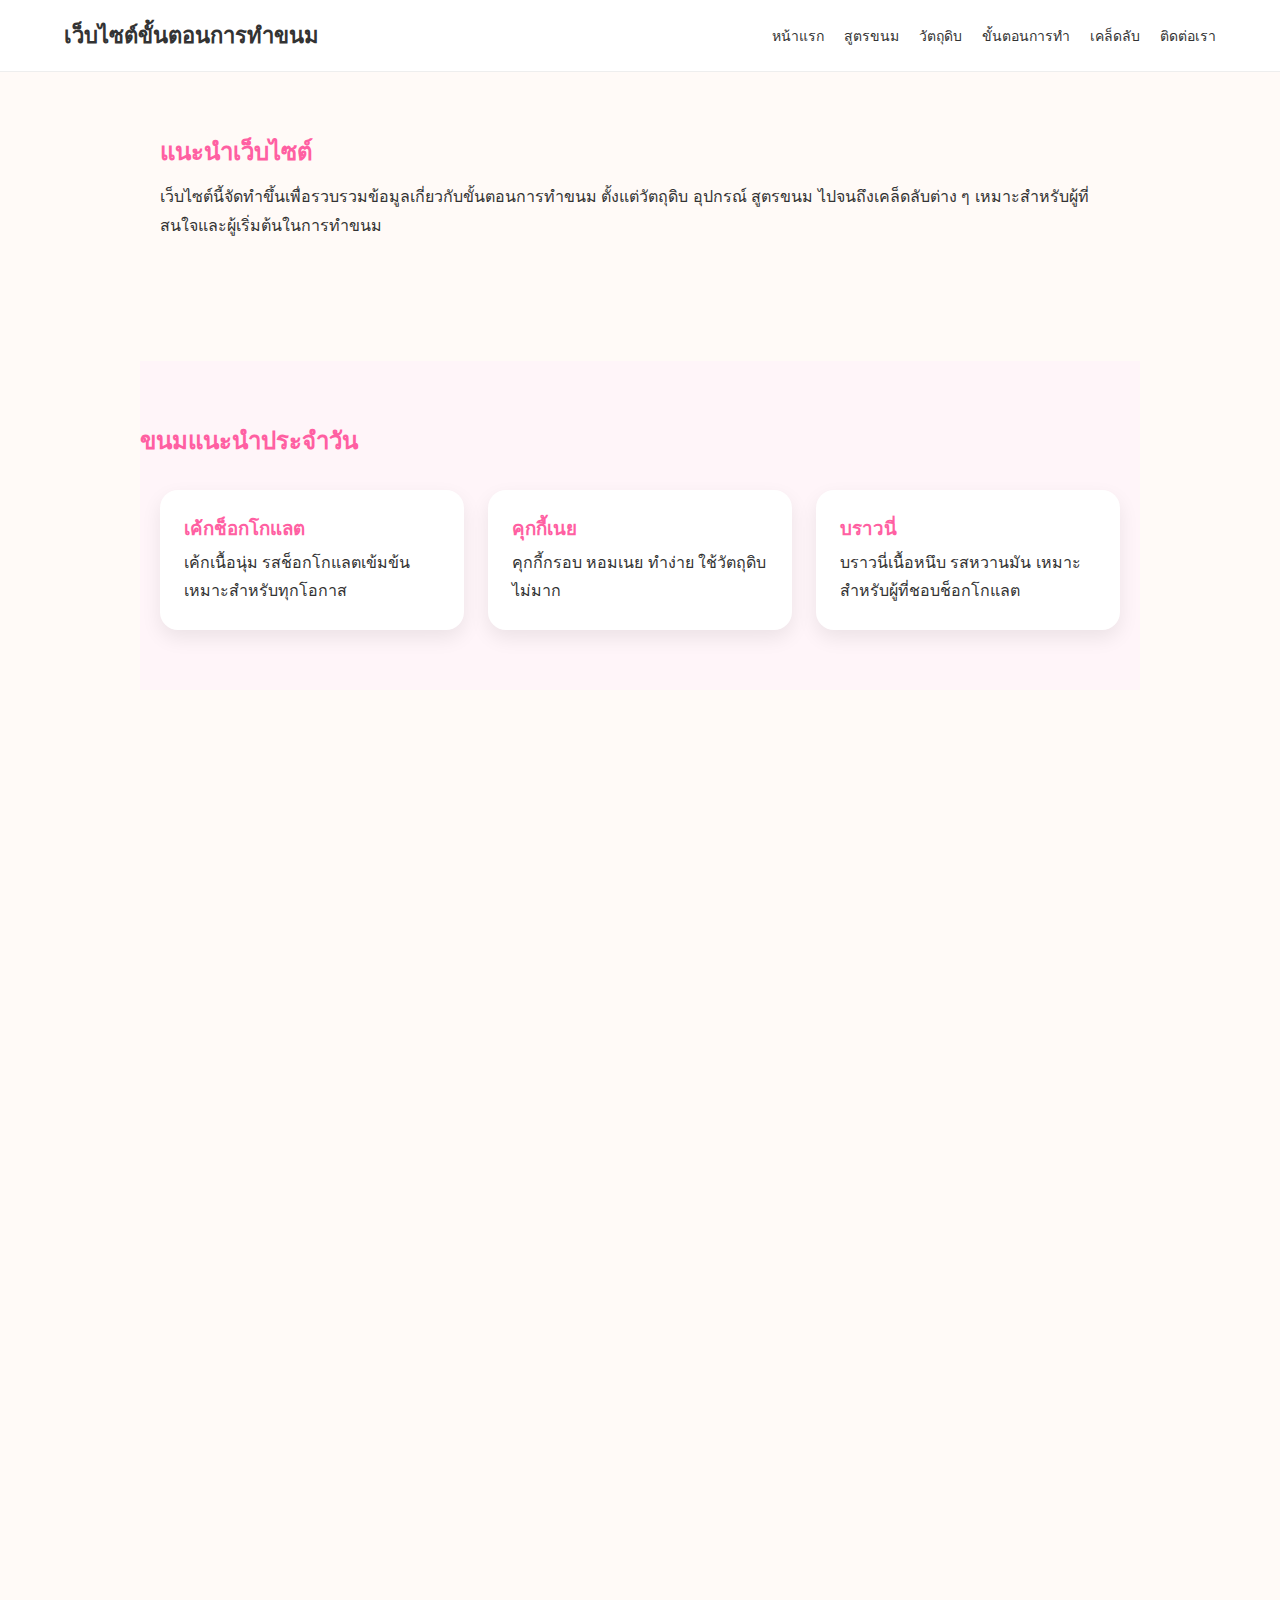
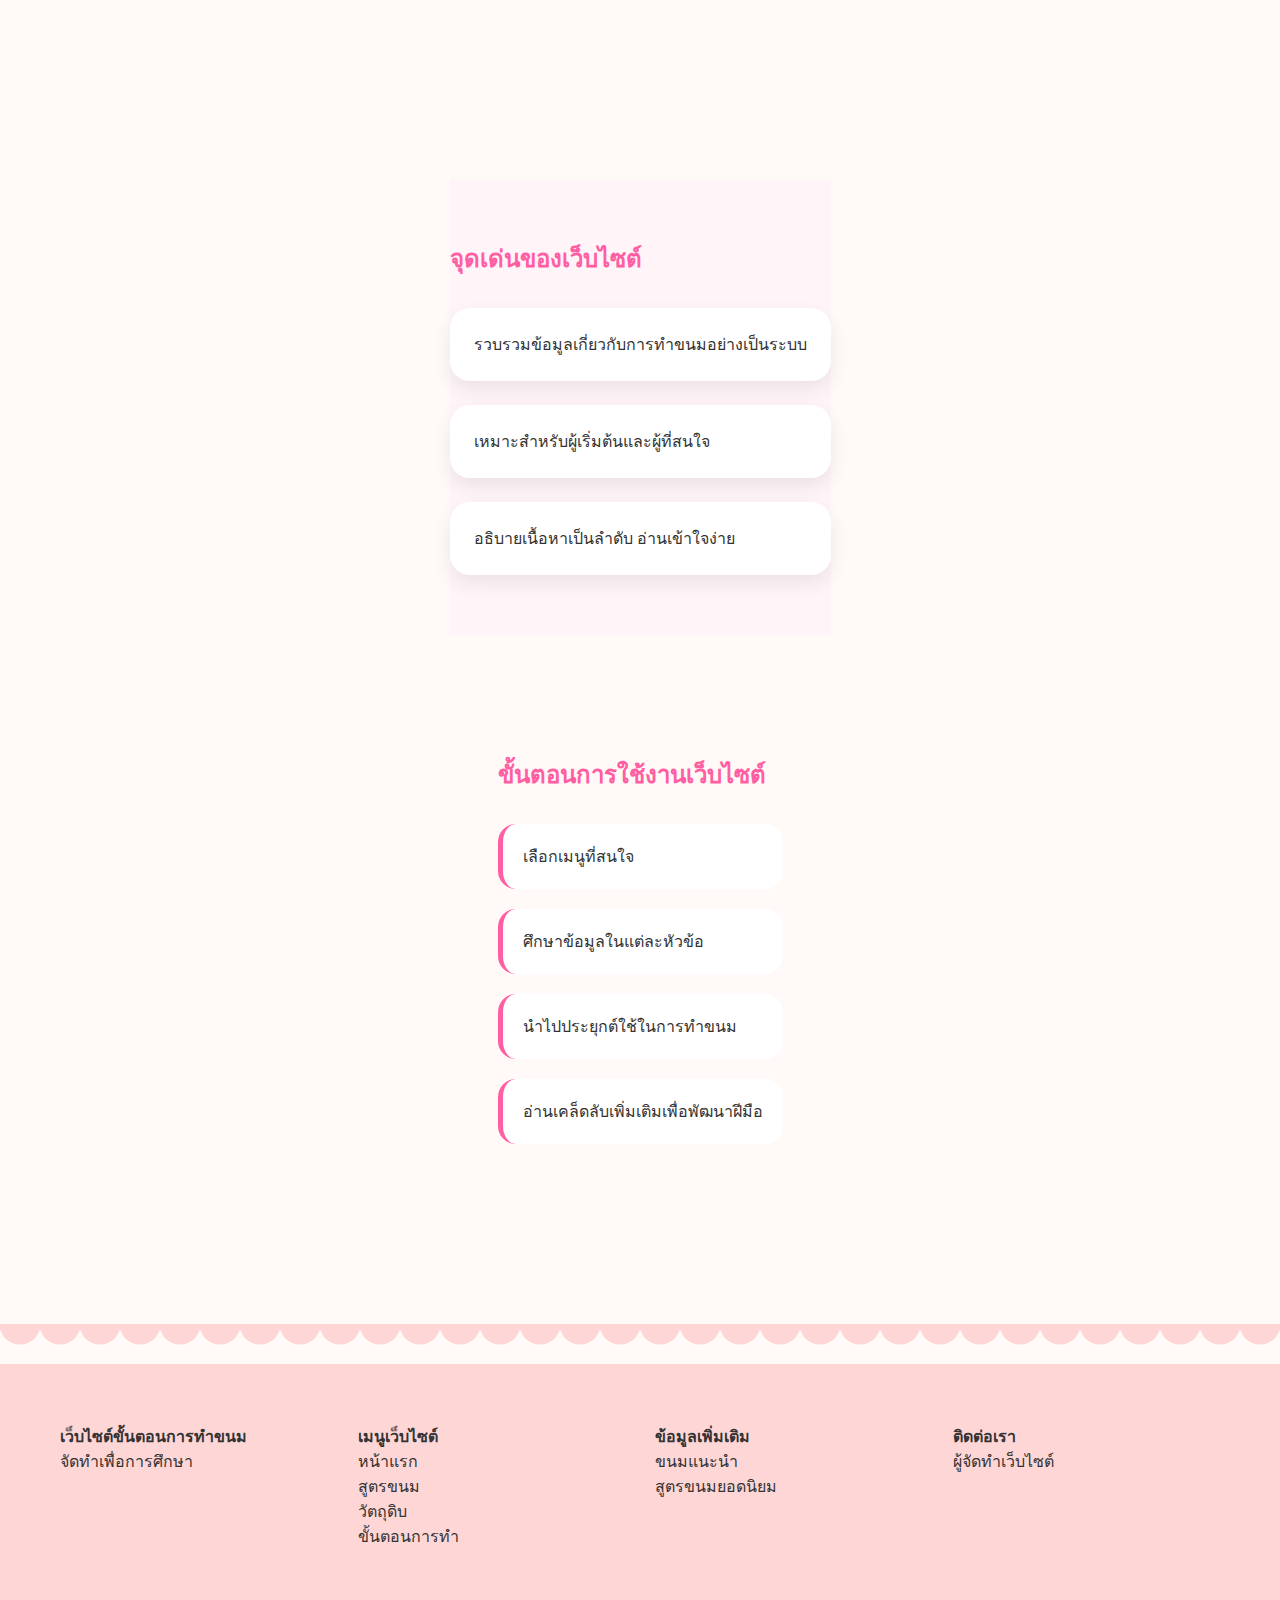
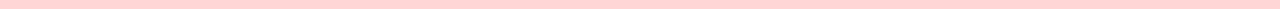
<file: index.html>
<!DOCTYPE html>
<html lang="th">
<head>
<meta charset="UTF-8">
<meta name="viewport" content="width=device-width, initial-scale=1.0">
<title>เว็บไซต์ขั้นตอนการทำขนม</title>
<link rel="stylesheet" href="style.css">
</head>

<body>

<!-- ===== HEADER ===== -->
<header class="header">
  <div class="header-inner">
    <div class="logo">เว็บไซต์ขั้นตอนการทำขนม</div>

    <nav class="nav">
      <a href="index.html">หน้าแรก</a>
      <a href="recipes.html">สูตรขนม</a>
      <a href="ingredients.html">วัตถุดิบ</a>
      <a href="howto.html">ขั้นตอนการทำ</a>
      <a href="tips.html">เคล็ดลับ</a>
      <a href="contact.html">ติดต่อเรา</a>
    </nav>
  </div>
</header>

<!-- ===== BANNER ===== -->
<section class="banner">
  <!-- ใส่รูปแบนเนอร์ของคุณเอง -->
  <!-- <img src="banner.jpg" alt="แบนเนอร์เว็บไซต์"> -->
</section>

<!-- ===== แนะนำเว็บไซต์ ===== -->
<section class="home-section">
  <h2>แนะนำเว็บไซต์</h2>
  <p>
    เว็บไซต์นี้จัดทำขึ้นเพื่อรวบรวมข้อมูลเกี่ยวกับขั้นตอนการทำขนม
    ตั้งแต่วัตถุดิบ อุปกรณ์ สูตรขนม ไปจนถึงเคล็ดลับต่าง ๆ
    เหมาะสำหรับผู้ที่สนใจและผู้เริ่มต้นในการทำขนม
  </p>
</section>

<!-- ===== ขนมแนะนำประจำวัน ===== -->
<section class="home-section highlight">
  <h2>ขนมแนะนำประจำวัน</h2>

  <div class="recommend-grid">
    <div class="recommend-card">
      <h3>เค้กช็อกโกแลต</h3>
      <p>เค้กเนื้อนุ่ม รสช็อกโกแลตเข้มข้น เหมาะสำหรับทุกโอกาส</p>
    </div>

    <div class="recommend-card">
      <h3>คุกกี้เนย</h3>
      <p>คุกกี้กรอบ หอมเนย ทำง่าย ใช้วัตถุดิบไม่มาก</p>
    </div>

    <div class="recommend-card">
      <h3>บราวนี่</h3>
      <p>บราวนี่เนื้อหนึบ รสหวานมัน เหมาะสำหรับผู้ที่ชอบช็อกโกแลต</p>
    </div>
  </div>
</section>
	
<!-- ===== GALLERY ===== -->
<section class="home-section reveal">
  <h2>ตัวอย่างขนม</h2>

  <div class="gallery">
    <img src="images/cake.jpg" alt="ขนม">
    <img src="images/cake1.jpg" alt="ขนม">
    <img src="images/cake2.jpg" alt="ขนม">
    <img src="images/cake3.png" alt="ขนม">
  </div>
</section>


<!-- ===== WHY WEBSITE ===== -->
<section class="home-section soft-bg">
  <h2>จุดเด่นของเว็บไซต์</h2>

  <div class="feature-grid">
    <div class="feature-card">
      รวบรวมข้อมูลเกี่ยวกับการทำขนมอย่างเป็นระบบ
    </div>
    <div class="feature-card">
      เหมาะสำหรับผู้เริ่มต้นและผู้ที่สนใจ
    </div>
    <div class="feature-card">
      อธิบายเนื้อหาเป็นลำดับ อ่านเข้าใจง่าย
    </div>
  </div>
</section>

<!-- ===== HOW TO USE WEBSITE ===== -->
<section class="home-section">
  <h2>ขั้นตอนการใช้งานเว็บไซต์</h2>

  <div class="step-list">
    <div class="step">เลือกเมนูที่สนใจ</div>
    <div class="step">ศึกษาข้อมูลในแต่ละหัวข้อ</div>
    <div class="step">นำไปประยุกต์ใช้ในการทำขนม</div>
    <div class="step">อ่านเคล็ดลับเพิ่มเติมเพื่อพัฒนาฝีมือ</div>
  </div>
</section>

<!-- ===== IMAGE SECTION ===== -->
<section class="image-section">
  <!-- ใส่รูปบรรยากาศหรือขนม -->
  <!-- <img src="long-image.jpg" alt="บรรยากาศการทำขนม"> -->
</section>


<!-- ===== FOOTER ===== -->
<footer class="footer">
  <div class="wave"></div>

  <div class="footer-inner">
    <div>
      <strong>เว็บไซต์ขั้นตอนการทำขนม</strong><br>
      จัดทำเพื่อการศึกษา
    </div>

    <div>
      <strong>เมนูเว็บไซต์</strong><br>
      หน้าแรก<br>
      สูตรขนม<br>
      วัตถุดิบ<br>
      ขั้นตอนการทำ
    </div>

    <div>
      <strong>ข้อมูลเพิ่มเติม</strong><br>
      ขนมแนะนำ<br>
      สูตรขนมยอดนิยม
    </div>

    <div>
      <strong>ติดต่อเรา</strong><br>
      ผู้จัดทำเว็บไซต์
    </div>
  </div>
</footer>

	<script>
const reveals = document.querySelectorAll('.reveal');

const observer = new IntersectionObserver(entries => {
  entries.forEach(entry => {
    if(entry.isIntersecting){
      entry.target.classList.add('show');
    }
  });
},{
  threshold:0.15
});

reveals.forEach(el => observer.observe(el));
</script>

	
</body>
</html>
</file>
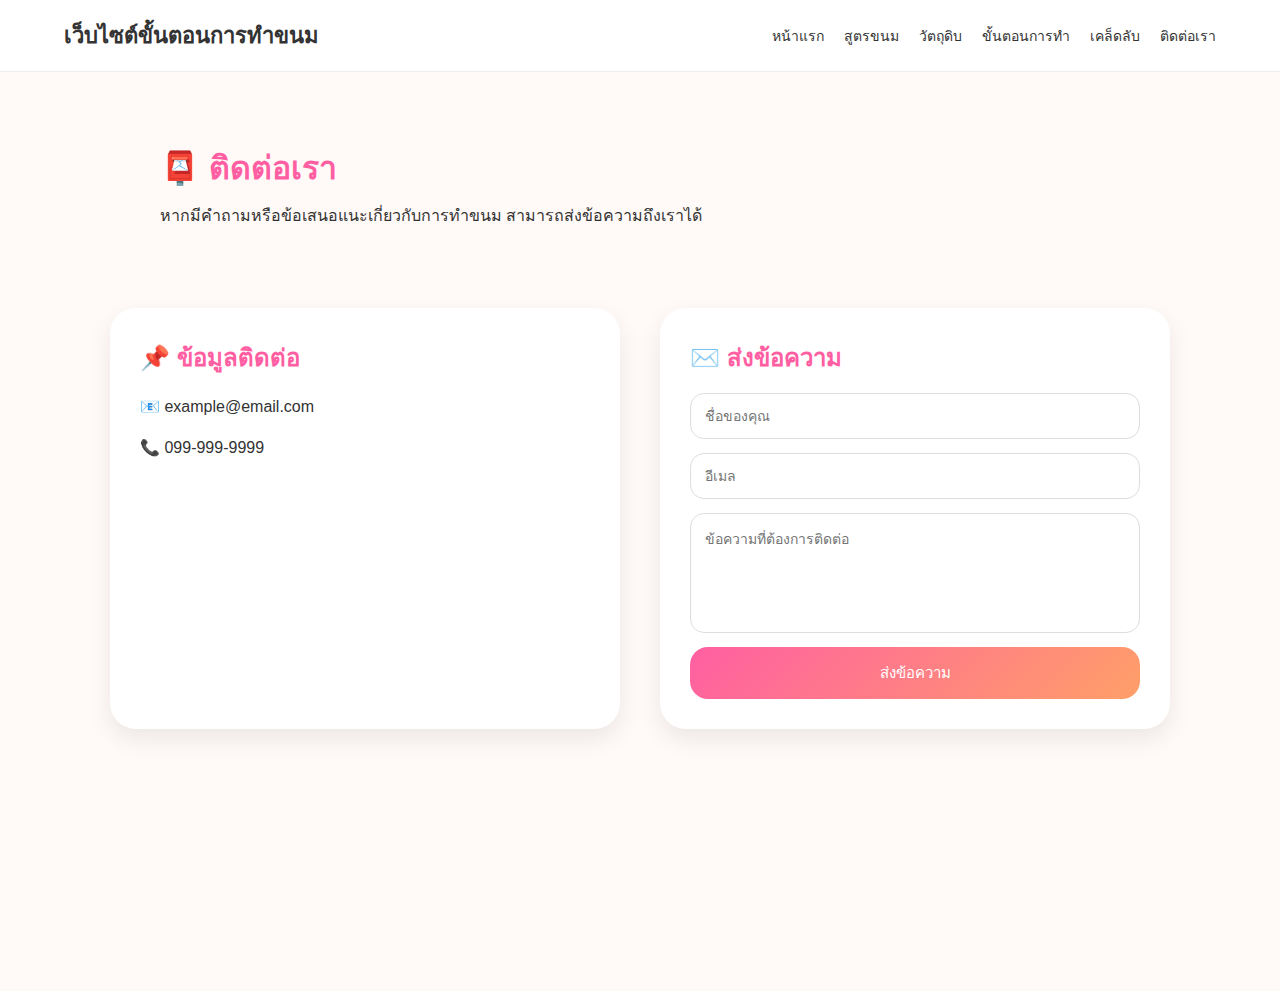
<file: contact.html>
<!DOCTYPE html>
<html lang="th">
<head>
<meta charset="UTF-8">
<meta name="viewport" content="width=device-width, initial-scale=1.0">
<title>ติดต่อเรา</title>

<style>
*{box-sizing:border-box;margin:0;padding:0}

body{
  font-family:Tahoma,sans-serif;
  background:#fffaf7;
  color:#333;
}

/* ===== HEADER ===== */
.header{
  background:#fff;
  border-bottom:1px solid #eee;
}
.header-inner{
  max-width:1200px;
  margin:auto;
  padding:18px 24px;
  display:flex;
  justify-content:space-between;
  align-items:center;
}
.logo{font-size:22px;font-weight:bold}
.nav{display:flex;gap:20px}
.nav a{text-decoration:none;color:#333;font-size:14px}
.nav a:hover{color:#ff5fa2}

/* ===== TITLE ===== */
.page-title{
  max-width:1000px;
  margin:70px auto;
  padding:0 20px;
}
.page-title h1{
  color:#ff5fa2;
  margin-bottom:10px;
}
.page-title h1::before{
  content:"📮 ";
}

/* ===== SECTION ===== */
.section{
  max-width:1100px;
  margin:80px auto;
  padding:0 20px;
}
.contact-grid{
  display:grid;
  grid-template-columns:1fr 1fr;
  gap:40px;
}

/* ===== INFO ===== */
.info-box{
  background:#fff;
  border-radius:26px;
  padding:30px;
  box-shadow:0 10px 25px rgba(0,0,0,.08);
}
.info-box h2{
  color:#ff5fa2;
  margin-bottom:16px;
}
.info-box p{
  line-height:1.8;
  margin-bottom:12px;
}

/* ===== FORM ===== */
.form-box{
  background:#fff;
  border-radius:26px;
  padding:30px;
  box-shadow:0 10px 25px rgba(0,0,0,.08);
  position:relative;
}
.form-box h2{
  color:#ff5fa2;
  margin-bottom:16px;
}

form{
  display:flex;
  flex-direction:column;
  gap:14px;
}

input, textarea{
  padding:14px;
  border-radius:14px;
  border:1px solid #ddd;
  font-size:14px;
  transition:.3s;
}
input:focus, textarea:focus{
  outline:none;
  border-color:#ff5fa2;
  box-shadow:0 0 0 3px rgba(255,95,162,.15);
}
textarea{
  resize:none;
  height:120px;
}

/* BUTTON */
button{
  background:linear-gradient(135deg,#ff5fa2,#ff9f68);
  color:#fff;
  border:none;
  padding:14px;
  border-radius:18px;
  font-size:15px;
  cursor:pointer;
  transition:.3s;
  position:relative;
  overflow:hidden;
}
button.loading{
  pointer-events:none;
  background:#ccc;
}
button.loading::after{
  content:"⏳ กำลังส่ง...";
}

/* SUCCESS BOX */
.success-box{
  position:absolute;
  top:20px;
  left:20px;
  right:20px;
  background:#e6fff1;
  border:1px solid #4dd599;
  color:#2e7d5a;
  padding:16px;
  border-radius:16px;
  text-align:center;
  opacity:0;
  transform:translateY(-10px);
  transition:.5s;
}
.success-box.show{
  opacity:1;
  transform:translateY(0);
}

/* ===== SCROLL ANIMATION ===== */
.reveal{
  opacity:0;
  transform:translateY(40px);
  transition:1s;
}
.reveal.show{
  opacity:1;
  transform:translateY(0);
}

/* ===== FOOTER ===== */
.footer{
  background:#ffd6d6;
  margin-top:120px;
}
.footer-inner{
  max-width:1200px;
  margin:auto;
  padding:40px 20px;
  text-align:center;
  font-size:14px;
}

/* ===== RESPONSIVE ===== */
@media(max-width:900px){
  .contact-grid{grid-template-columns:1fr}
  .nav{display:none}
}
</style>
</head>

<body>

<!-- HEADER -->
<header class="header reveal">
  <div class="header-inner">
    <div class="logo">เว็บไซต์ขั้นตอนการทำขนม</div>
    <nav class="nav">
      <a href="index.html">หน้าแรก</a>
      <a href="recipes.html">สูตรขนม</a>
      <a href="ingredients.html">วัตถุดิบ</a>
      <a href="howto.html">ขั้นตอนการทำ</a>
      <a href="tips.html">เคล็ดลับ</a>
      <a href="contact.html">ติดต่อเรา</a>
    </nav>
  </div>
</header>

<!-- TITLE -->
<section class="page-title reveal">
  <h1>ติดต่อเรา</h1>
  <p>
    หากมีคำถามหรือข้อเสนอแนะเกี่ยวกับการทำขนม  
    สามารถส่งข้อความถึงเราได้
  </p>
</section>

<!-- CONTENT -->
<section class="section">
  <div class="contact-grid">

    <div class="info-box reveal">
	<h2>📌 ข้อมูลติดต่อ</h2>
      <p>📧 example@email.com</p>
      <p>📞 099-999-9999</p>
    </div>

    <div class="form-box reveal">
      <div class="success-box" id="successBox">
        ✅ ส่งข้อความเรียบร้อยแล้ว<br>
        ขอบคุณที่ติดต่อเรา
      </div>

      <h2>✉️ ส่งข้อความ</h2>

      <form id="contactForm">
        <input type="text" placeholder="ชื่อของคุณ" required>
        <input type="email" placeholder="อีเมล" required>
        <textarea placeholder="ข้อความที่ต้องการติดต่อ" required></textarea>
        <button type="submit" id="sendBtn">ส่งข้อความ</button>
      </form>
    </div>

  </div>
</section>

<!-- FOOTER -->
<footer class="footer reveal">
  <div class="footer-inner">
    เว็บไซต์ขั้นตอนการทำขนม | จัดทำเพื่อการศึกษา
  </div>
</footer>

<script>
/* ===== FORM SUBMIT EFFECT ===== */
const form = document.getElementById("contactForm");
const successBox = document.getElementById("successBox");
const btn = document.getElementById("sendBtn");

form.addEventListener("submit", e=>{
  e.preventDefault();

  btn.classList.add("loading");
  btn.textContent = "";

  setTimeout(()=>{
    btn.classList.remove("loading");
    btn.textContent = "ส่งข้อความ";

    successBox.classList.add("show");
    form.reset();

    setTimeout(()=>{
      successBox.classList.remove("show");
    },3000);

  },1500);
});

/* ===== SCROLL ANIMATION ===== */
const reveals = document.querySelectorAll('.reveal');
const observer = new IntersectionObserver(entries=>{
  entries.forEach(entry=>{
    if(entry.isIntersecting){
      entry.target.classList.add('show');
    }
  });
},{threshold:0.15});
reveals.forEach(el=>observer.observe(el));
</script>

</body>
</html>
</file>
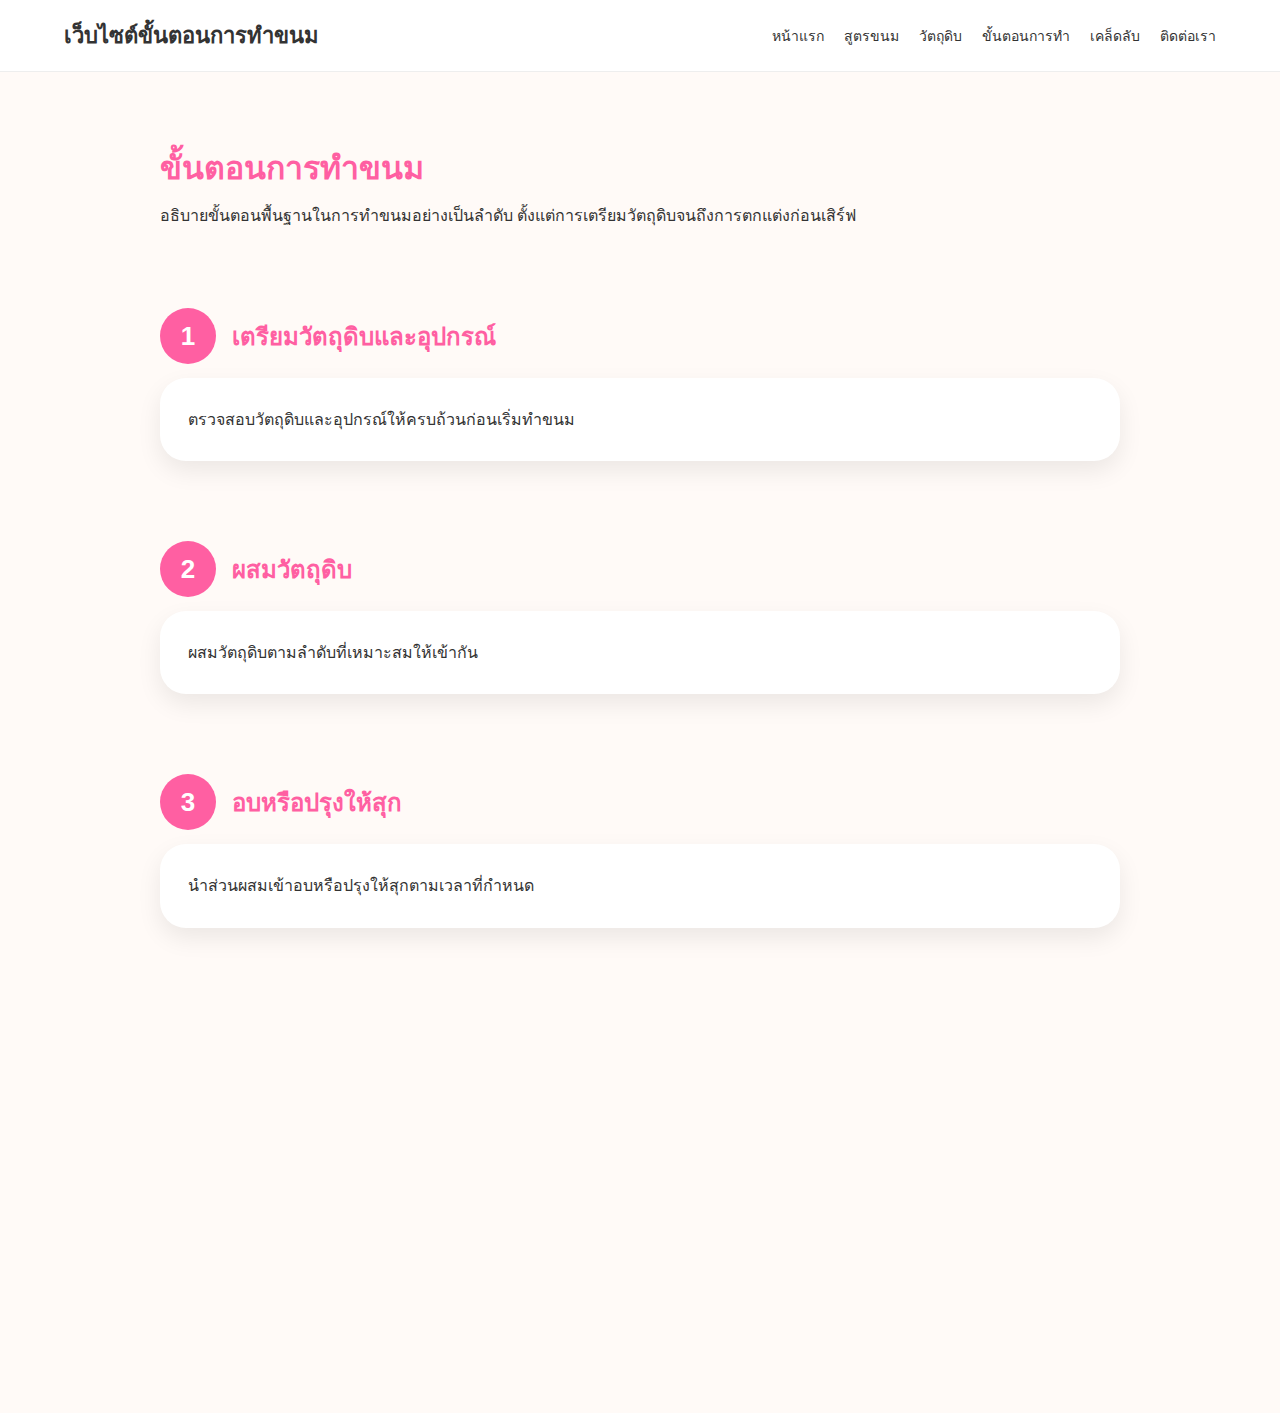
<file: howto.html>
<!DOCTYPE html>
<html lang="th">
<head>
<meta charset="UTF-8">
<meta name="viewport" content="width=device-width, initial-scale=1.0">
<title>ขั้นตอนการทำขนม</title>

<style>
/* ===== RESET ===== */
*{
  box-sizing:border-box;
  margin:0;
  padding:0;
}

body{
  font-family: Tahoma, sans-serif;
  background:#fffaf7;
  color:#333;
}

/* ===== HEADER ===== */
.header{
  background:#fff;
  border-bottom:1px solid #eee;
}

.header-inner{
  max-width:1200px;
  margin:auto;
  padding:18px 24px;
  display:flex;
  justify-content:space-between;
  align-items:center;
}

.logo{
  font-size:22px;
  font-weight:bold;
}

.nav{
  display:flex;
  gap:20px;
}

.nav a{
  text-decoration:none;
  color:#333;
  font-size:14px;
}

.nav a:hover{
  color:#ff5fa2;
}

/* ===== PAGE TITLE ===== */
.page-title{
  max-width:1000px;
  margin:70px auto;
  padding:0 20px;
}

.page-title h1{
  color:#ff5fa2;
  margin-bottom:10px;
}

/* ===== STEP SECTION ===== */
.step-section{
  max-width:1000px;
  margin:80px auto;
  padding:0 20px;
}

/* HEADER STEP */
.step-header{
  display:flex;
  align-items:center;
  gap:16px;
  margin-bottom:14px;
}

.step-number{
  width:56px;
  height:56px;
  background:#ff5fa2;
  color:#fff;
  font-size:26px;
  font-weight:bold;
  border-radius:50%;
  display:flex;
  align-items:center;
  justify-content:center;
}

.step-header h2{
  color:#ff5fa2;
}

/* BOX */
.step-box{
  background:#fff;
  border-radius:26px;
  padding:28px;
  box-shadow:0 10px 25px rgba(0,0,0,0.08);
  overflow:hidden;
  transition:all 0.4s ease;
}

/* SUMMARY */
.step-summary{
  font-size:16px;
  line-height:1.7;
}

/* DETAIL (HIDDEN) */
.step-detail{
  max-height:0;
  opacity:0;
  overflow:hidden;
  transition:all 0.6s ease;
}

.step-detail p{
  line-height:1.9;
  margin-top:16px;
}

.step-detail img{
  width:100%;
  height:260px;
  object-fit:cover;
  border-radius:18px;
  margin-top:18px;
}

/* HOVER EXPAND */
.step-box:hover{
  transform:translateY(-8px);
  box-shadow:0 20px 45px rgba(255,95,162,0.25);
}

.step-box:hover .step-detail{
  max-height:1400px;
  opacity:1;
  margin-top:10px;
}

/* ===== SCROLL ANIMATION ===== */
.reveal{
  opacity:0;
  transform:translateY(50px);
  transition:all 1s ease;
}

.reveal.show{
  opacity:1;
  transform:translateY(0);
}

/* ===== FOOTER ===== */
.footer{
  background:#ffd6d6;
  margin-top:100px;
}

.footer-inner{
  max-width:1200px;
  margin:auto;
  padding:40px 20px;
  text-align:center;
  font-size:14px;
}

/* ===== RESPONSIVE ===== */
@media(max-width:768px){
  .nav{
    display:none;
  }
}
</style>
</head>

<body>

<!-- ===== HEADER ===== -->
<header class="header reveal">
  <div class="header-inner">
    <div class="logo">เว็บไซต์ขั้นตอนการทำขนม</div>
    <nav class="nav">
      <a href="index.html">หน้าแรก</a>
      <a href="recipes.html">สูตรขนม</a>
      <a href="ingredients.html">วัตถุดิบ</a>
      <a href="howto.html">ขั้นตอนการทำ</a>
      <a href="tips.html">เคล็ดลับ</a>
      <a href="contact.html">ติดต่อเรา</a>
    </nav>
  </div>
</header>

<!-- ===== TITLE ===== -->
<section class="page-title reveal">
  <h1>ขั้นตอนการทำขนม</h1>
  <p>
    อธิบายขั้นตอนพื้นฐานในการทำขนมอย่างเป็นลำดับ  
    ตั้งแต่การเตรียมวัตถุดิบจนถึงการตกแต่งก่อนเสิร์ฟ
  </p>
</section>

<!-- ===== STEP 1 ===== -->
<section class="step-section reveal">
  <div class="step-header">
    <div class="step-number">1</div>
    <h2>เตรียมวัตถุดิบและอุปกรณ์</h2>
  </div>

  <div class="step-box">
    <div class="step-summary">
      ตรวจสอบวัตถุดิบและอุปกรณ์ให้ครบถ้วนก่อนเริ่มทำขนม
    </div>

    <div class="step-detail">
      <p>
        ก่อนเริ่มทำขนม ควรตรวจสอบวัตถุดิบทั้งหมดให้ครบถ้วน
        เช่น แป้ง ไข่ นม น้ำตาล และเนย เพื่อป้องกันปัญหาการขาดวัตถุดิบ
        ซึ่งอาจทำให้ขนมไม่สำเร็จตามที่ตั้งใจไว้
      </p>
      <p>
        การชั่งตวงวัตถุดิบตามสัดส่วนที่ถูกต้อง
        จะช่วยให้ขนมมีรสชาติและเนื้อสัมผัสที่เหมาะสม
        รวมถึงช่วยลดความผิดพลาดระหว่างการทำ
      </p>
      <p>
        ควรเตรียมอุปกรณ์ให้พร้อม เช่น ชามผสม ตะกร้อ เครื่องชั่ง
        และเตาอบ เพื่อให้ขั้นตอนการทำเป็นไปอย่างราบรื่น
      </p>
      <img src="images/step-prepare.jpg" alt="">
    </div>
  </div>
</section>

<!-- ===== STEP 2 ===== -->
<section class="step-section reveal">
  <div class="step-header">
    <div class="step-number">2</div>
    <h2>ผสมวัตถุดิบ</h2>
  </div>

  <div class="step-box">
    <div class="step-summary">
      ผสมวัตถุดิบตามลำดับที่เหมาะสมให้เข้ากัน
    </div>

    <div class="step-detail">
      <p>
        เริ่มจากการผสมวัตถุดิบแห้งก่อน
        จากนั้นจึงผสมวัตถุดิบของเหลวตามลำดับที่กำหนด
        เพื่อให้ส่วนผสมเข้ากันอย่างสม่ำเสมอ
      </p>
      <p>
        ควรผสมอย่างเบามือ ไม่คนแรงเกินไป
        เพื่อป้องกันไม่ให้เนื้อขนมแข็งหรือแน่นเกินไป
      </p>
      <img src="images/step-mix.jpg" alt="">
    </div>
  </div>
</section>

<!-- ===== STEP 3 ===== -->
<section class="step-section reveal">
  <div class="step-header">
    <div class="step-number">3</div>
    <h2>อบหรือปรุงให้สุก</h2>
  </div>

  <div class="step-box">
    <div class="step-summary">
      นำส่วนผสมเข้าอบหรือปรุงให้สุกตามเวลาที่กำหนด
    </div>

    <div class="step-detail">
      <p>
        เทส่วนผสมลงพิมพ์และนำเข้าเตาอบ
        โดยตั้งอุณหภูมิและเวลาตามที่เหมาะสม
      </p>
      <p>
        ระหว่างอบควรหลีกเลี่ยงการเปิดเตาอบบ่อยครั้ง
        เพื่อให้อุณหภูมิคงที่
      </p>
      <img src="images/step-bake.jpg" alt="">
    </div>
  </div>
</section>

<!-- ===== STEP 4 ===== -->
<section class="step-section reveal">
  <div class="step-header">
    <div class="step-number">4</div>
    <h2>พักและตกแต่ง</h2>
  </div>

  <div class="step-box">
    <div class="step-summary">
      พักขนมให้เย็นและตกแต่งก่อนเสิร์ฟ
    </div>

    <div class="step-detail">
      <p>
        เมื่อขนมสุกแล้ว ควรพักไว้ให้เย็น
        เพื่อให้เนื้อขนมเซตตัวก่อนตกแต่ง
      </p>
      <p>
        สามารถตกแต่งด้วยน้ำตาลไอซิ่ง ผลไม้
        หรือซอสตามความเหมาะสม
      </p>
      <img src="images/step-decorate.jpg" alt="">
    </div>
  </div>
</section>

<!-- ===== FOOTER ===== -->
<footer class="footer reveal">
  <div class="footer-inner">
    เว็บไซต์ขั้นตอนการทำขนม | จัดทำเพื่อการศึกษา
  </div>
</footer>

<!-- ===== JS SCROLL ANIMATION ===== -->
<script>
const reveals = document.querySelectorAll('.reveal');

const observer = new IntersectionObserver(entries => {
  entries.forEach(entry => {
    if(entry.isIntersecting){
      entry.target.classList.add('show');
    }
  });
},{ threshold:0.15 });

reveals.forEach(el => observer.observe(el));
</script>

</body>
</html>
</file>
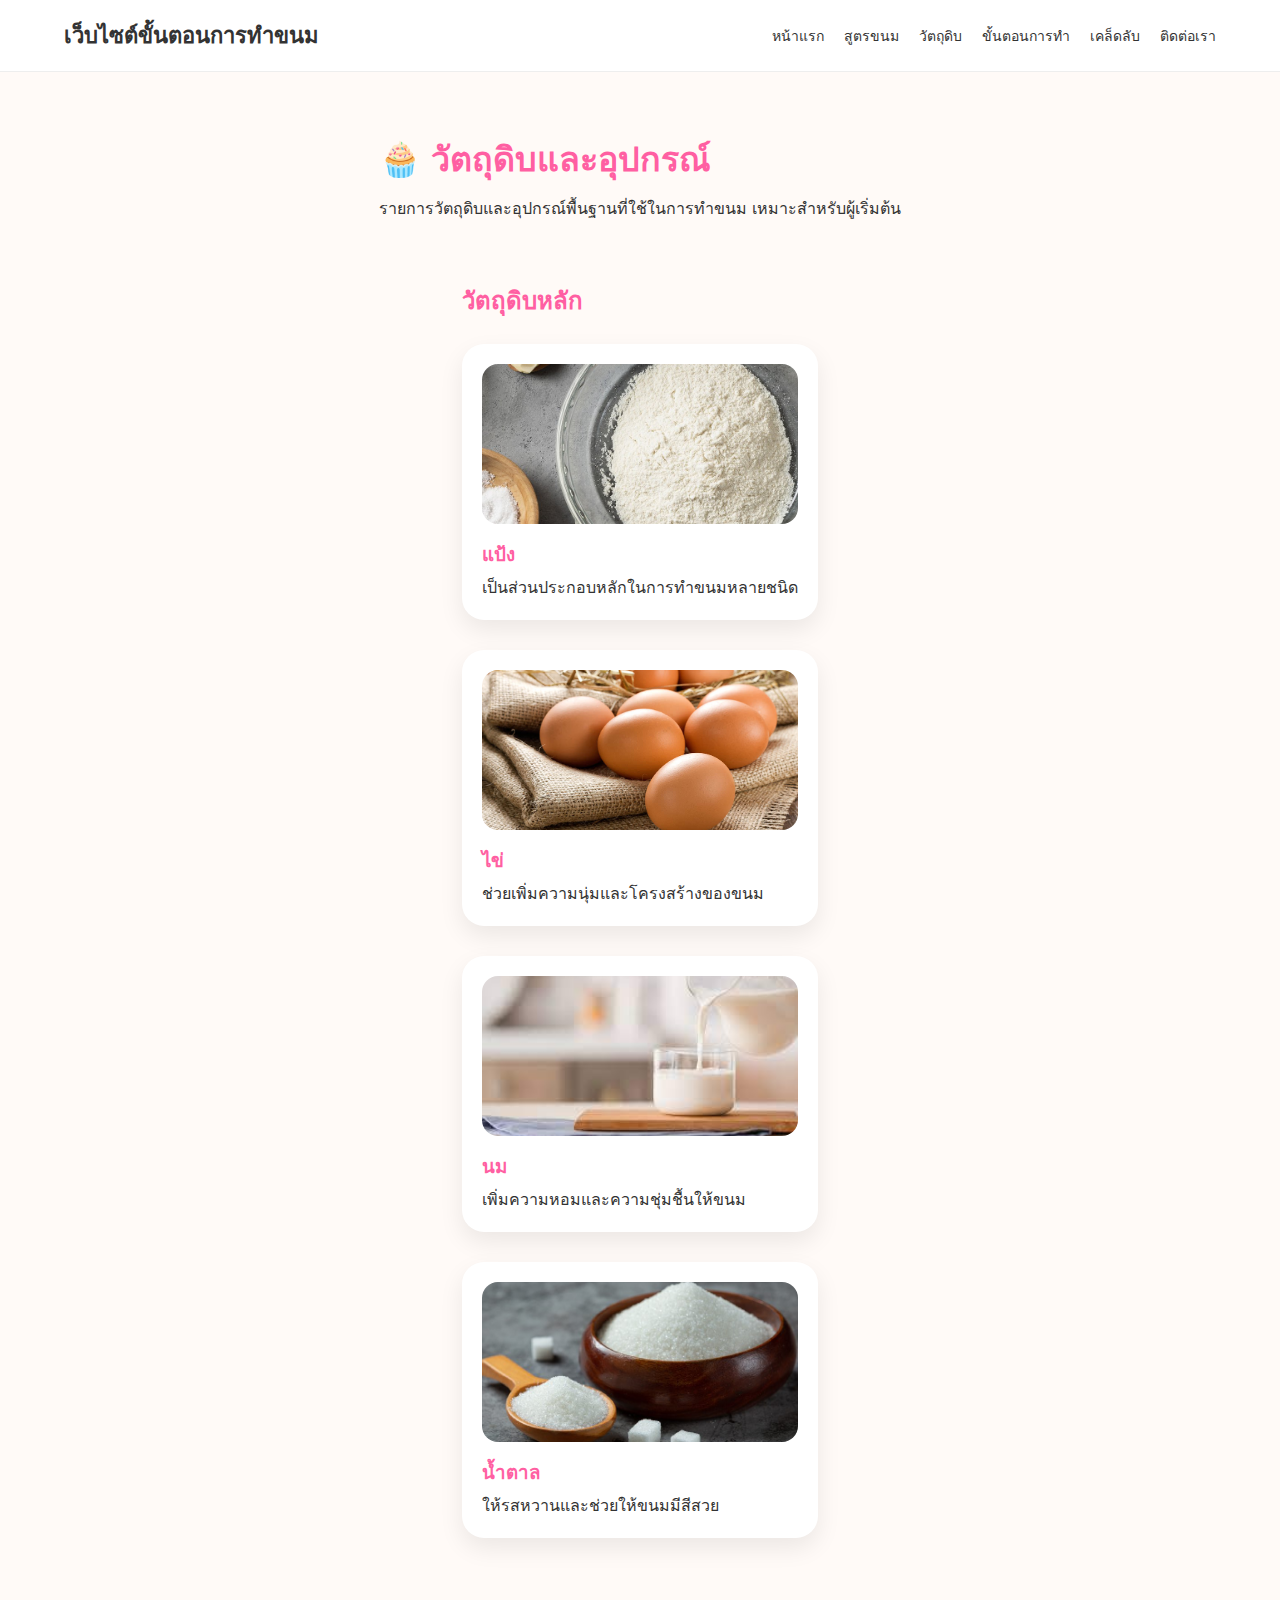
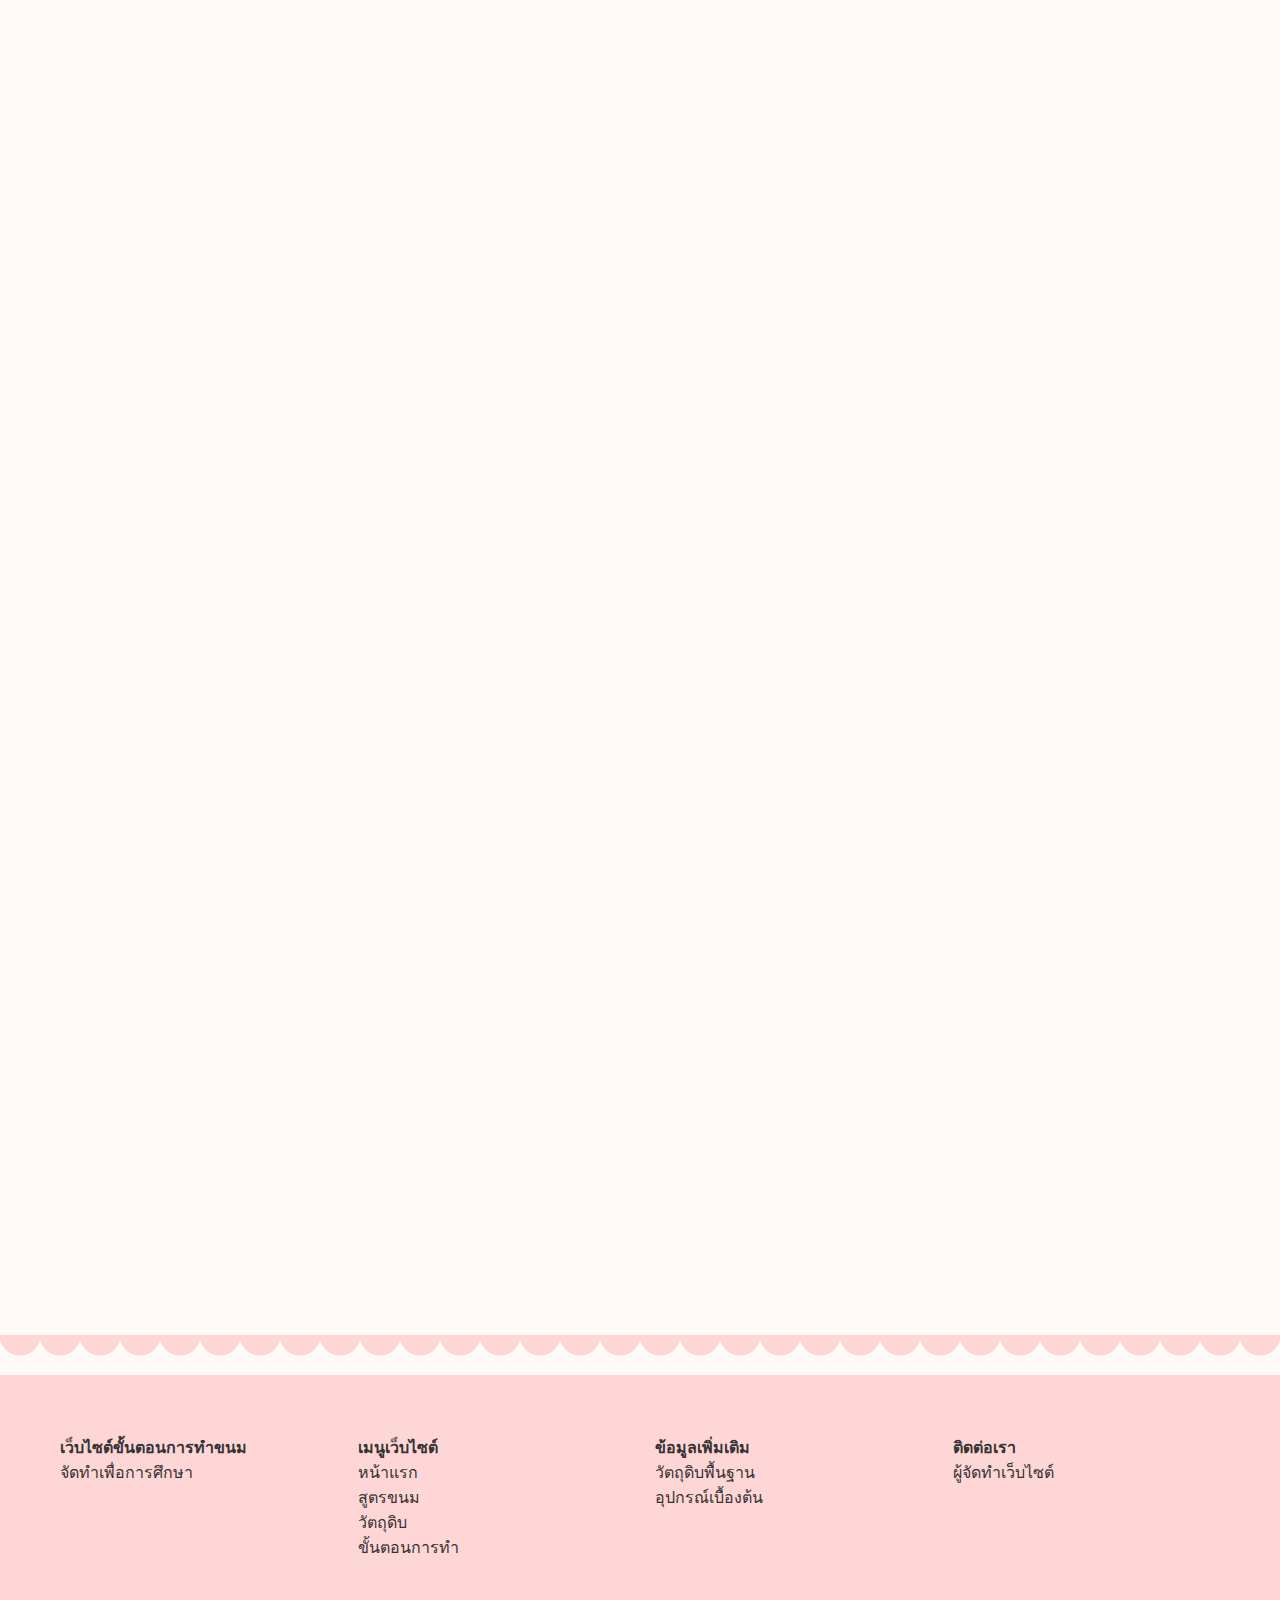
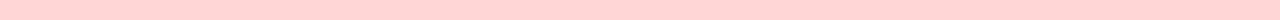
<file: ingredients.html>
<!DOCTYPE html>
<html lang="th">
<head>
<meta charset="UTF-8">
<meta name="viewport" content="width=device-width, initial-scale=1.0">
<title>วัตถุดิบและอุปกรณ์</title>
<link rel="stylesheet" href="style.css">
</head>

<body>

<!-- ===== HEADER ===== -->
<header class="header">
  <div class="header-inner">
    <div class="logo">เว็บไซต์ขั้นตอนการทำขนม</div>

    <nav class="nav">
      <a href="index.html">หน้าแรก</a>
      <a href="recipes.html">สูตรขนม</a>
      <a href="ingredients.html">วัตถุดิบ</a>
      <a href="howto.html">ขั้นตอนการทำ</a>
      <a href="tips.html">เคล็ดลับ</a>
      <a href="contact.html">ติดต่อเรา</a>
    </nav>
  </div>
</header>

<!-- ===== PAGE TITLE ===== -->
<section class="page-title reveal">
  <h1>วัตถุดิบและอุปกรณ์</h1>
  <p>
    รายการวัตถุดิบและอุปกรณ์พื้นฐานที่ใช้ในการทำขนม  
    เหมาะสำหรับผู้เริ่มต้น
  </p>
</section>

<!-- ===== INGREDIENT SECTION ===== -->
<section class="ingredient-section reveal">
  <h2>วัตถุดิบหลัก</h2>

  <div class="ingredient-grid">
    <div class="ingredient-card">
      <img src="images/ingredient-flour.jpg" alt="แป้ง">
      <h3>แป้ง</h3>
      <p>เป็นส่วนประกอบหลักในการทำขนมหลายชนิด</p>
    </div>

    <div class="ingredient-card">
      <img src="images/ingredient-egg.jpg" alt="ไข่">
      <h3>ไข่</h3>
      <p>ช่วยเพิ่มความนุ่มและโครงสร้างของขนม</p>
    </div>

    <div class="ingredient-card">
      <img src="images/ingredient-milk.jpg" alt="นม">
      <h3>นม</h3>
      <p>เพิ่มความหอมและความชุ่มชื้นให้ขนม</p>
    </div>

    <div class="ingredient-card">
      <img src="images/ingredient-sugar.jpg" alt="น้ำตาล">
      <h3>น้ำตาล</h3>
      <p>ให้รสหวานและช่วยให้ขนมมีสีสวย</p>
    </div>
  </div>
</section>

<!-- ===== TOOLS SECTION ===== -->
<section class="ingredient-section soft-bg reveal">
  <h2>อุปกรณ์ที่จำเป็น</h2>

  <div class="ingredient-grid">
    <div class="ingredient-card">
      <img src="images/tool-oven.jpg" alt="เตาอบ">
      <h3>เตาอบ</h3>
      <p>ใช้สำหรับอบขนมให้สุกอย่างสม่ำเสมอ</p>
    </div>

    <div class="ingredient-card">
      <img src="images/tool-bowl.jpg" alt="ชามผสม">
      <h3>ชามผสม</h3>
      <p>ใช้สำหรับผสมวัตถุดิบต่าง ๆ</p>
    </div>

    <div class="ingredient-card">
      <img src="images/tool-whisk.jpg" alt="ตะกร้อ">
      <h3>ตะกร้อ</h3>
      <p>ใช้คนหรือผสมส่วนผสมให้เข้ากัน</p>
    </div>

    <div class="ingredient-card">
      <img src="images/tool-pan.jpg" alt="ถาดอบ">
      <h3>ถาดอบ</h3>
      <p>ใช้ใส่ขนมก่อนนำเข้าเตาอบ</p>
    </div>
  </div>
</section>

<!-- ===== FOOTER ===== -->
<footer class="footer">
  <div class="wave"></div>

  <div class="footer-inner">
    <div>
      <strong>เว็บไซต์ขั้นตอนการทำขนม</strong><br>
      จัดทำเพื่อการศึกษา
    </div>

    <div>
      <strong>เมนูเว็บไซต์</strong><br>
      หน้าแรก<br>
      สูตรขนม<br>
      วัตถุดิบ<br>
      ขั้นตอนการทำ
    </div>

    <div>
      <strong>ข้อมูลเพิ่มเติม</strong><br>
      วัตถุดิบพื้นฐาน<br>
      อุปกรณ์เบื้องต้น
    </div>

    <div>
      <strong>ติดต่อเรา</strong><br>
      ผู้จัดทำเว็บไซต์
    </div>
  </div>
</footer>

<!-- ===== SCROLL ANIMATION ===== -->
<script>
const reveals = document.querySelectorAll('.reveal');

const observer = new IntersectionObserver(entries => {
  entries.forEach(entry => {
    if(entry.isIntersecting){
      entry.target.classList.add('show');
    }
  });
},{ threshold:0.15 });

reveals.forEach(el => observer.observe(el));
</script>

</body>
</html>
</file>
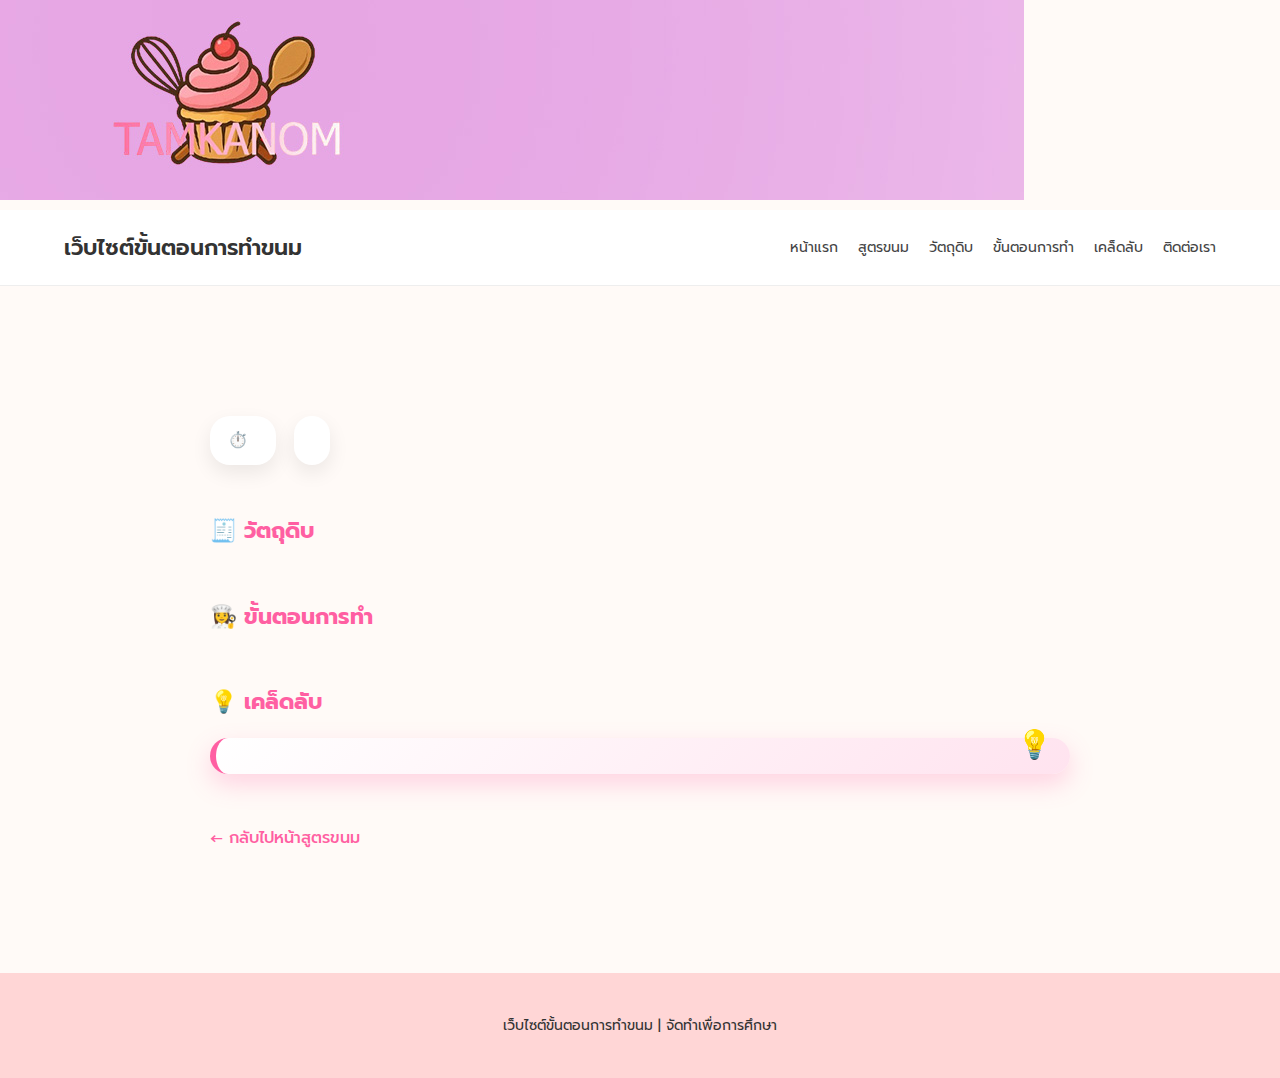
<file: recipe-detail.html>
<!DOCTYPE html>
<html lang="th">
<head>
<meta charset="UTF-8">
<meta name="viewport" content="width=device-width, initial-scale=1.0">
<title>รายละเอียดสูตรขนม</title>

<link href="https://fonts.googleapis.com/css2?family=Prompt:wght@300;400;500;600&display=swap" rel="stylesheet">

<style>
*{box-sizing:border-box;margin:0;padding:0}

body{
  font-family:'Prompt',sans-serif;
  background:#fffaf7;
  color:#333;
  line-height:1.8;
}

/* ===== HEADER ===== */
.header{
  background:#fff;
  border-bottom:1px solid #eee;
}
.header-inner{
  max-width:1200px;
  margin:auto;
  padding:18px 24px;
  display:flex;
  justify-content:space-between;
  align-items:center;
}
.logo{font-size:22px;font-weight:600}
.nav{display:flex;gap:20px}
.nav a{text-decoration:none;color:#444;font-size:14px}
.nav a:hover{color:#ff5fa2}

/* ===== PAGE ===== */
.detail-page{
  max-width:900px;
  margin:70px auto;
  padding:0 20px;
}
.detail-page img{
  width:100%;
  max-height:420px;
  object-fit:cover;
  border-radius:24px;
  margin-bottom:28px;
}
.detail-page h1{
  font-size:34px;
  color:#ff5fa2;
  margin-bottom:8px;
}
.detail-page p{color:#555}

/* ===== META ===== */
.recipe-meta{
  display:flex;
  gap:18px;
  margin:22px 0 36px;
}
.meta-box{
  background:#fff;
  padding:10px 18px;
  border-radius:20px;
  box-shadow:0 8px 20px rgba(0,0,0,.08);
  display:flex;
  align-items:center;
  gap:10px;
  cursor:default;
  transition:.3s;
}
.meta-box:hover{
  transform:translateY(-4px);
  box-shadow:0 14px 30px rgba(255,95,162,.25);
}
.clock{
  animation:pulse 1.8s infinite;
}
@keyframes pulse{
  0%{transform:scale(1)}
  50%{transform:scale(1.15)}
  100%{transform:scale(1)}
}
.stars span{
  color:#ffb703;
  text-shadow:0 0 8px rgba(255,183,3,.6);
}

/* ===== SECTIONS ===== */
.detail-section{
  margin-top:46px;
}
.detail-section h2{
  font-size:22px;
  color:#ff5fa2;
  margin-bottom:16px;
}

/* INGREDIENTS */
.ingredients li{
  list-style:none;
  background:#fff;
  margin-bottom:10px;
  padding:12px 18px;
  border-radius:16px;
  box-shadow:0 6px 16px rgba(0,0,0,.06);
  transition:.3s;
  cursor:pointer;
}
.ingredients li:hover{
  transform:translateX(8px);
  background:#ffe3ef;
}

/* STEPS */
.steps li{
  margin-bottom:14px;
  padding:14px 18px;
  border-left:4px solid #ff5fa2;
  background:#fff;
  border-radius:12px;
  transition:.3s;
}
.steps li:hover{
  background:#fff0f6;
  transform:scale(1.02);
}

/* TIPS */
.tip-box{
  background:linear-gradient(135deg,#fff,#ffe3ef);
  border-left:6px solid #ff5fa2;
  padding:18px 22px;
  border-radius:18px;
  box-shadow:0 10px 25px rgba(255,95,162,.25);
  position:relative;
}
.tip-box::after{
  content:"💡";
  position:absolute;
  top:-18px;
  right:18px;
  font-size:28px;
}

/* BACK */
.back-link{
  display:inline-block;
  margin-top:50px;
  text-decoration:none;
  color:#ff5fa2;
  font-weight:500;
}

/* FOOTER */
.footer{
  background:#ffd6d6;
  margin-top:120px;
}
.footer-inner{
  max-width:1200px;
  margin:auto;
  padding:40px 20px;
  text-align:center;
  font-size:14px;
}

@media(max-width:768px){
  .nav{display:none}
  .detail-page h1{font-size:28px}
}
</style>
</head>

<body>
	
	<!-- ===== BANNER ===== -->
<section class="banner">
  <img src="images/banner.jpg" alt="แบนเนอร์เว็บไซต์">
</section>

<header class="header">
  <div class="header-inner">
    <div class="logo">เว็บไซต์ขั้นตอนการทำขนม</div>
    <nav class="nav">
      <a href="index.html">หน้าแรก</a>
      <a href="recipes.html">สูตรขนม</a>
      <a href="ingredients.html">วัตถุดิบ</a>
      <a href="howto.html">ขั้นตอนการทำ</a>
      <a href="tips.html">เคล็ดลับ</a>
      <a href="contact.html">ติดต่อเรา</a>
    </nav>
  </div>
</header>

<section class="detail-page">
  <img id="detailImg">

  <h1 id="detailTitle"></h1>
  <p id="detailDesc"></p>

  <div class="recipe-meta">
    <div class="meta-box">
      <span class="clock">⏱️</span>
      <span id="detailTime"></span>
    </div>
    <div class="meta-box stars" id="detailLevel"></div>
  </div>

  <section class="detail-section">
    <h2>🧾 วัตถุดิบ</h2>
    <ul class="ingredients" id="detailIngredients"></ul>
  </section>

  <section class="detail-section">
    <h2>👩‍🍳 ขั้นตอนการทำ</h2>
    <ol class="steps" id="detailSteps"></ol>
  </section>

  <section class="detail-section">
    <h2>💡 เคล็ดลับ</h2>
    <div class="tip-box" id="detailTips"></div>
  </section>

  <a href="recipes.html" class="back-link">← กลับไปหน้าสูตรขนม</a>
</section>

<footer class="footer">
  <div class="footer-inner">
    เว็บไซต์ขั้นตอนการทำขนม | จัดทำเพื่อการศึกษา
  </div>
</footer>

<script>
const recipes = {
  cakeCC: {
    title: "เค้กช็อกโกแลต",
    desc: "เค้กเนื้อนุ่ม รสช็อกโกแลตเข้มข้น เหมาะสำหรับทุกโอกาส",
    img: "images/cakeCC.jpg",
    time: "⏱️ 60 นาที",
    level: "⭐ ปานกลาง",
    ingredients: [
      "แป้งเค้ก 200 กรัม",
      "ผงโกโก้ 50 กรัม",
      "ไข่ไก่ 3 ฟอง",
      "น้ำตาล 150 กรัม",
      "เนยละลาย 100 กรัม",
      "ผงฟู 1 ช้อนชา"
    ],
    steps: [
      "อุ่นเตาอบที่อุณหภูมิ 170°C",
      "ผสมวัตถุดิบแห้งทั้งหมดเข้าด้วยกัน",
      "ตีไข่กับน้ำตาลจนขึ้นฟู",
      "ใส่เนยและส่วนผสมแห้ง คนให้เข้ากัน",
      "เทใส่พิมพ์และนำเข้าอบประมาณ 35 นาที"
    ],
    tips: "ควรใช้ผงโกโก้คุณภาพดีเพื่อให้รสช็อกโกแลตเข้มข้นมากขึ้น"
  },

  Cookies: {
    title: "คุกกี้เนย",
    desc: "คุกกี้กรอบ หอมเนย ทำง่าย ใช้วัตถุดิบไม่มาก",
    img: "images/Cookies.jpg",
    time: "⏱️ 40 นาที",
    level: "⭐ ง่าย",
    ingredients: [
      "แป้งอเนกประสงค์ 250 กรัม",
      "เนย 150 กรัม",
      "น้ำตาล 120 กรัม",
      "ไข่ไก่ 1 ฟอง"
    ],
    steps: [
      "ตีเนยกับน้ำตาลจนขึ้นฟู",
      "ใส่ไข่และตีให้เข้ากัน",
      "ใส่แป้งและคนจนเป็นเนื้อเดียวกัน",
      "ปั้นเป็นก้อน วางบนถาด",
      "อบที่ 170°C ประมาณ 15 นาที"
    ],
    tips: "แช่แป้งในตู้เย็นก่อนอบจะช่วยให้คุกกี้ไม่แผ่"
  },

  brownies: {
    title: "บราวนี่",
    desc: "บราวนี่เนื้อหนึบ รสหวานมัน เหมาะสำหรับผู้ที่ชอบช็อกโกแลต",
    img: "images/brownies.jpg",
    time: "⏱️ 50 นาที",
    level: "⭐ ปานกลาง",
    ingredients: [
      "ดาร์กช็อกโกแลต 200 กรัม",
      "เนย 120 กรัม",
      "ไข่ 2 ฟอง",
      "น้ำตาล 150 กรัม",
      "แป้งอเนกประสงค์ 100 กรัม"
    ],
    steps: [
      "ละลายช็อกโกแลตกับเนยด้วยไฟอ่อน",
      "ตีไข่กับน้ำตาลจนเข้ากัน",
      "ผสมช็อกโกแลตลงไป",
      "ใส่แป้งและคนให้เข้ากัน",
      "อบที่ 170°C ประมาณ 30 นาที"
    ],
    tips: "อย่าอบนานเกินไปเพื่อให้บราวนี่มีเนื้อสัมผัสแบบหนึบ"
  },

  sddefault: {
    title: "ขนมปังอบ",
    desc: "ขนมปังเนื้อนุ่ม หอมกลิ่นเนย สามารถปรับไส้ได้หลากหลาย",
    img: "images/sddefault.jpg",
    time: "⏱️ 120 นาที",
    level: "⭐ ปานกลาง",
    ingredients: [
      "แป้งขนมปัง 500 กรัม",
      "ยีสต์ 10 กรัม",
      "น้ำอุ่น 300 มล.",
      "น้ำตาล 50 กรัม",
      "เกลือ 1 ช้อนชา",
      "เนย 50 กรัม"
    ],
    steps: [
      "ผสมยีสต์กับน้ำอุ่นและน้ำตาล พักไว้ 10 นาที",
      "ใส่แป้ง เกลือ และเนย นวดจนเนียน",
      "พักแป้งให้ขึ้นฟูประมาณ 1 ชั่วโมง",
      "ขึ้นรูปขนมปัง",
      "อบที่ 180°C ประมาณ 25 นาที"
    ],
    tips: "นวดแป้งให้เนียนจะช่วยให้ขนมปังนุ่มและฟูสวย"
  },

  cupcake: {
    title: "มัฟฟิน",
    desc: "มัฟฟินเนื้อนุ่ม ทำง่าย เหมาะสำหรับอาหารเช้าหรือของว่าง",
    img: "images/cupcake.jpg",
    time: "⏱️ 45 นาที",
    level: "⭐ ง่าย",
    ingredients: [
      "แป้งอเนกประสงค์ 200 กรัม",
      "น้ำตาล 120 กรัม",
      "ไข่ 2 ฟอง",
      "นมสด 150 มล.",
      "เนยละลาย 100 กรัม",
      "ผงฟู 1 ช้อนชา"
    ],
    steps: [
      "ผสมวัตถุดิบแห้งเข้าด้วยกัน",
      "ผสมวัตถุดิบเปียกในอีกชาม",
      "นำส่วนผสมทั้งสองมาคนรวมกัน",
      "ตักใส่พิมพ์",
      "อบที่ 180°C ประมาณ 20 นาที"
    ],
    tips: "อย่าคนแป้งนานเกินไปจะทำให้มัฟฟินแข็ง"
  },

  pry: {
    title: "พายผลไม้",
    desc: "พายกรอบ หอมเนย ตกแต่งด้วยผลไม้หลากสี น่ารับประทาน",
    img: "images/pry.jpg",
    time: "⏱️ 90 นาที",
    level: "⭐ ปานกลาง",
    ingredients: [
      "แป้งอเนกประสงค์ 300 กรัม",
      "เนยเย็น 150 กรัม",
      "น้ำเย็นจัด 5 ช้อนโต๊ะ",
      "ผลไม้สดตามชอบ",
      "น้ำตาล 80 กรัม"
    ],
    steps: [
      "ผสมแป้งกับเนยเย็นจนร่วน",
      "ใส่น้ำเย็น นวดพอเข้ากัน",
      "พักแป้งในตู้เย็น 30 นาที",
      "ใส่ไส้ผลไม้",
      "อบที่ 180°C ประมาณ 35 นาที"
    ],
    tips: "ใช้เนยเย็นจะช่วยให้แป้งพายกรอบเป็นชั้นสวย"
  }
};

const id=new URLSearchParams(location.search).get("id");
if(recipes[id]){
  const r=recipes[id];
  detailImg.src=r.img;
  detailTitle.textContent=r.title;
  detailDesc.textContent=r.desc;
  detailTime.textContent=r.time;

  let stars="";
  for(let i=0;i<3;i++){
    stars+=i<r.level?"⭐":"☆";
  }
  detailLevel.innerHTML=stars+" ระดับความยาก";

  detailIngredients.innerHTML=r.ingredients.map(i=>`<li>${i}</li>`).join("");
  detailSteps.innerHTML=r.steps.map(s=>`<li>${s}</li>`).join("");
  detailTips.textContent=r.tips;
}
</script>

</body>
</html>
</file>
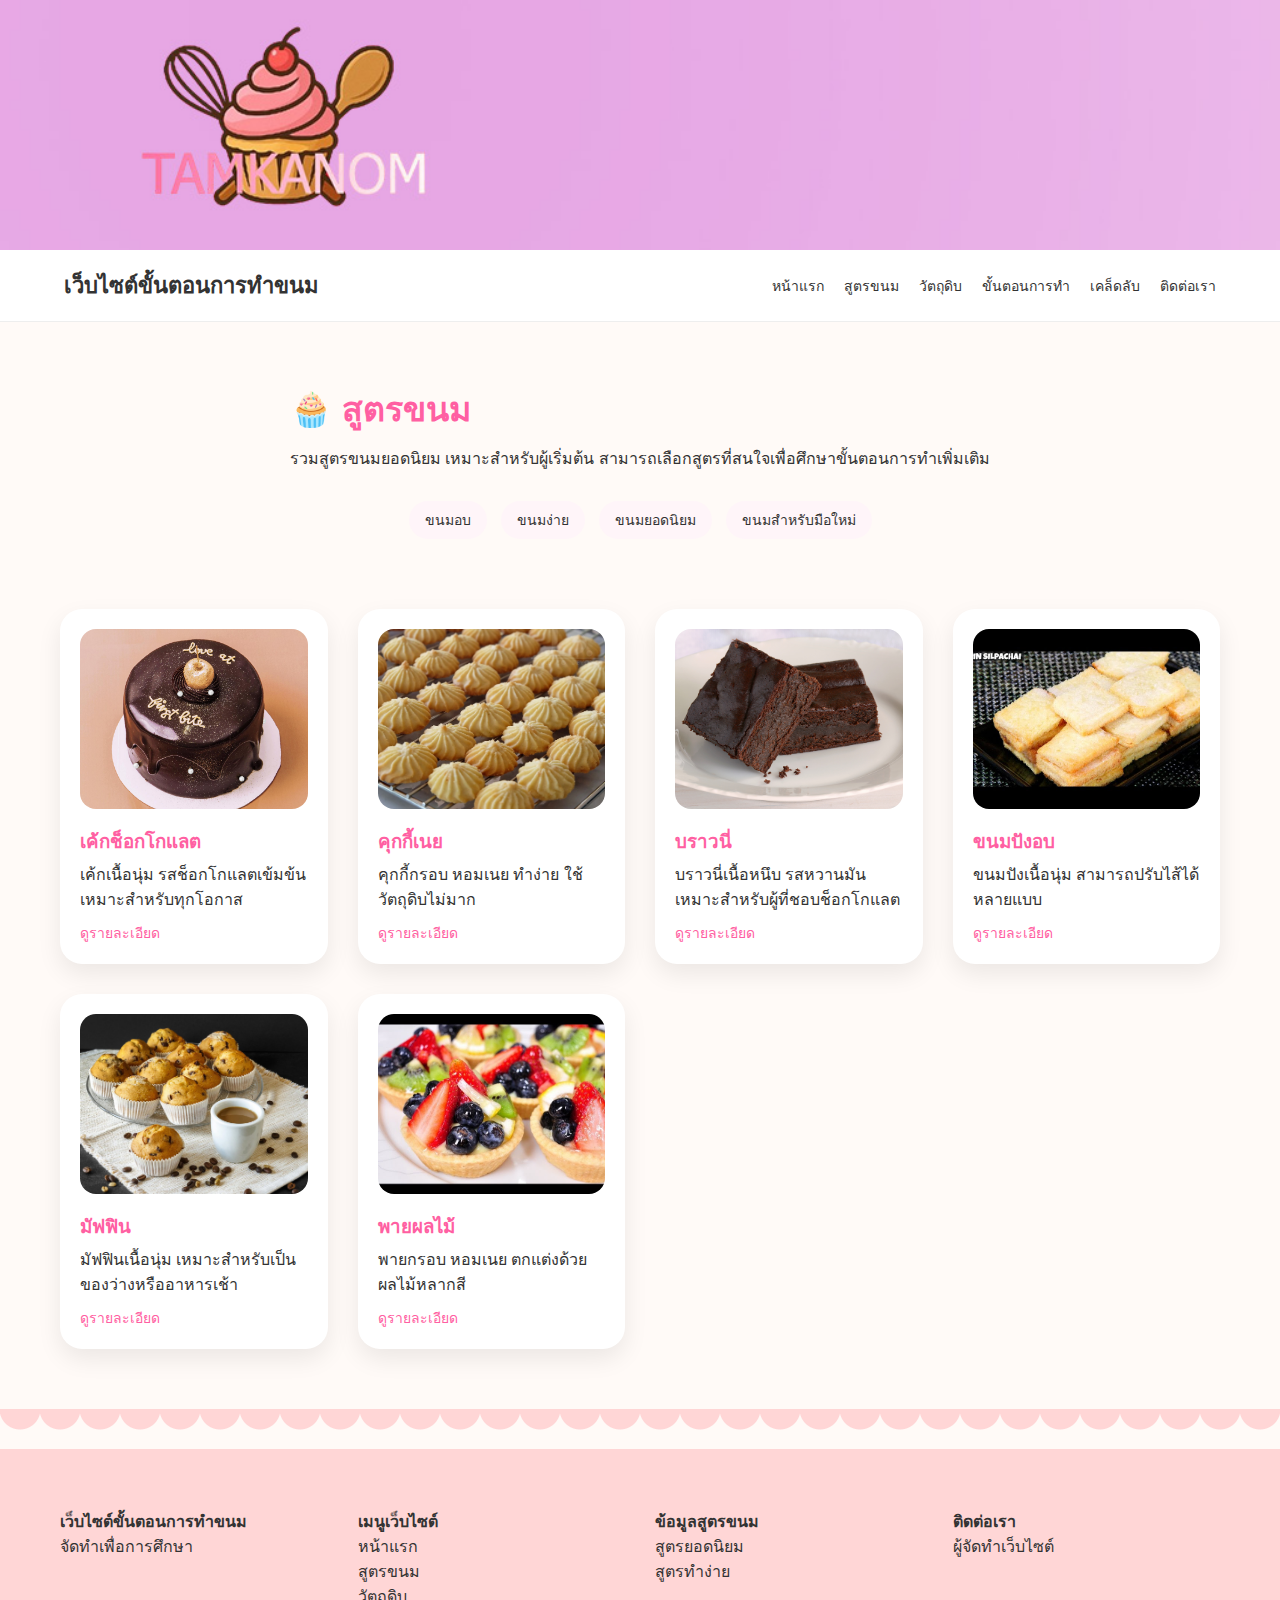
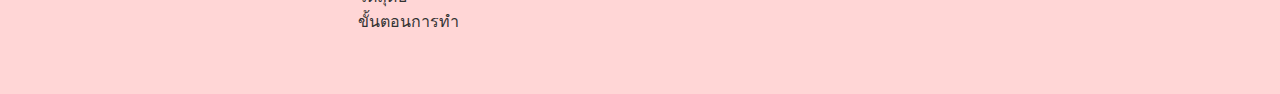
<file: recipes.html>
<!DOCTYPE html>
<html lang="th">
<head>
<meta charset="UTF-8">
<meta name="viewport" content="width=device-width, initial-scale=1.0">
<title>สูตรขนม | เว็บไซต์ขั้นตอนการทำขนม</title>
<link rel="stylesheet" href="style.css">
</head>

<body>
	
	<!-- ===== BANNER ===== -->
<section class="banner">
  <img src="images/banner.jpg" alt="แบนเนอร์เว็บไซต์">
</section>

<!-- ===== HEADER ===== -->
<header class="header">
  <div class="header-inner">
    <div class="logo">เว็บไซต์ขั้นตอนการทำขนม</div>

    <nav class="nav">
      <a href="index.html">หน้าแรก</a>
      <a href="recipes.html">สูตรขนม</a>
      <a href="ingredients.html">วัตถุดิบ</a>
      <a href="howto.html">ขั้นตอนการทำ</a>
      <a href="tips.html">เคล็ดลับ</a>
      <a href="contact.html">ติดต่อเรา</a>
    </nav>
  </div>
</header>

<!-- ===== PAGE TITLE ===== -->
<section class="page-title reveal">
  <h1>สูตรขนม</h1>
  <p>
    รวมสูตรขนมยอดนิยม เหมาะสำหรับผู้เริ่มต้น  
    สามารถเลือกสูตรที่สนใจเพื่อศึกษาขั้นตอนการทำเพิ่มเติม
  </p>
</section>

<!-- ===== CATEGORY ===== -->
<section class="recipe-category reveal">
  <span>ขนมอบ</span>
  <span>ขนมง่าย</span>
  <span>ขนมยอดนิยม</span>
  <span>ขนมสำหรับมือใหม่</span>
</section>

<!-- ===== RECIPE LIST ===== -->
<section class="recipe-list reveal">

  <div class="recipe-card">
    <img src="images/cakeCC.jpg" alt="เค้กช็อกโกแลต">
    <h3>เค้กช็อกโกแลต</h3>
    <p>เค้กเนื้อนุ่ม รสช็อกโกแลตเข้มข้น เหมาะสำหรับทุกโอกาส</p>
    <a href="recipe-detail.html?id=cakeCC">ดูรายละเอียด</a>
  </div>

  <div class="recipe-card">
    <img src="images/Cookies.jpg" alt="คุกกี้เนย">
    <h3>คุกกี้เนย</h3>
    <p>คุกกี้กรอบ หอมเนย ทำง่าย ใช้วัตถุดิบไม่มาก</p>
    <a href="recipe-detail.html?id=Cookies">ดูรายละเอียด</a>
  </div>

  <div class="recipe-card">
    <img src="images/brownies.jpg" alt="บราวนี่">
    <h3>บราวนี่</h3>
    <p>บราวนี่เนื้อหนึบ รสหวานมัน เหมาะสำหรับผู้ที่ชอบช็อกโกแลต</p>
    <a href="recipe-detail.html?id=brownies">ดูรายละเอียด</a>
  </div>

  <div class="recipe-card">
    <img src="images/sddefault.jpg" alt="ขนมปังอบ">
    <h3>ขนมปังอบ</h3>
    <p>ขนมปังเนื้อนุ่ม สามารถปรับไส้ได้หลายแบบ</p>
    <a href="recipe-detail.html?id=sddefault">ดูรายละเอียด</a>
  </div>

  <div class="recipe-card">
    <img src="images/cupcake.jpg" alt="มัฟฟิน">
    <h3>มัฟฟิน</h3>
    <p>มัฟฟินเนื้อนุ่ม เหมาะสำหรับเป็นของว่างหรืออาหารเช้า</p>
    <a href="recipe-detail.html?id=cupcake">ดูรายละเอียด</a>
  </div>

  <div class="recipe-card">
    <img src="images/pry.jpg" alt="พายผลไม้">
    <h3>พายผลไม้</h3>
    <p>พายกรอบ หอมเนย ตกแต่งด้วยผลไม้หลากสี</p>
    <a href="recipe-detail.html?id=pry">ดูรายละเอียด</a>
  </div>

</section>


<!-- ===== FOOTER ===== -->
<footer class="footer">
  <div class="wave"></div>

  <div class="footer-inner">
    <div>
      <strong>เว็บไซต์ขั้นตอนการทำขนม</strong><br>
      จัดทำเพื่อการศึกษา
    </div>

    <div>
      <strong>เมนูเว็บไซต์</strong><br>
      หน้าแรก<br>
      สูตรขนม<br>
      วัตถุดิบ<br>
      ขั้นตอนการทำ
    </div>

    <div>
      <strong>ข้อมูลสูตรขนม</strong><br>
      สูตรยอดนิยม<br>
      สูตรทำง่าย
    </div>

    <div>
      <strong>ติดต่อเรา</strong><br>
      ผู้จัดทำเว็บไซต์
    </div>
  </div>
</footer>

<!-- ===== SCROLL ANIMATION ===== -->
<script>
const reveals = document.querySelectorAll('.reveal');

const observer = new IntersectionObserver(entries => {
  entries.forEach(entry => {
    if(entry.isIntersecting){
      entry.target.classList.add('show');
    }
  });
},{ threshold:0.15 });

reveals.forEach(el => observer.observe(el));
</script>

</body>
</html>
</file>
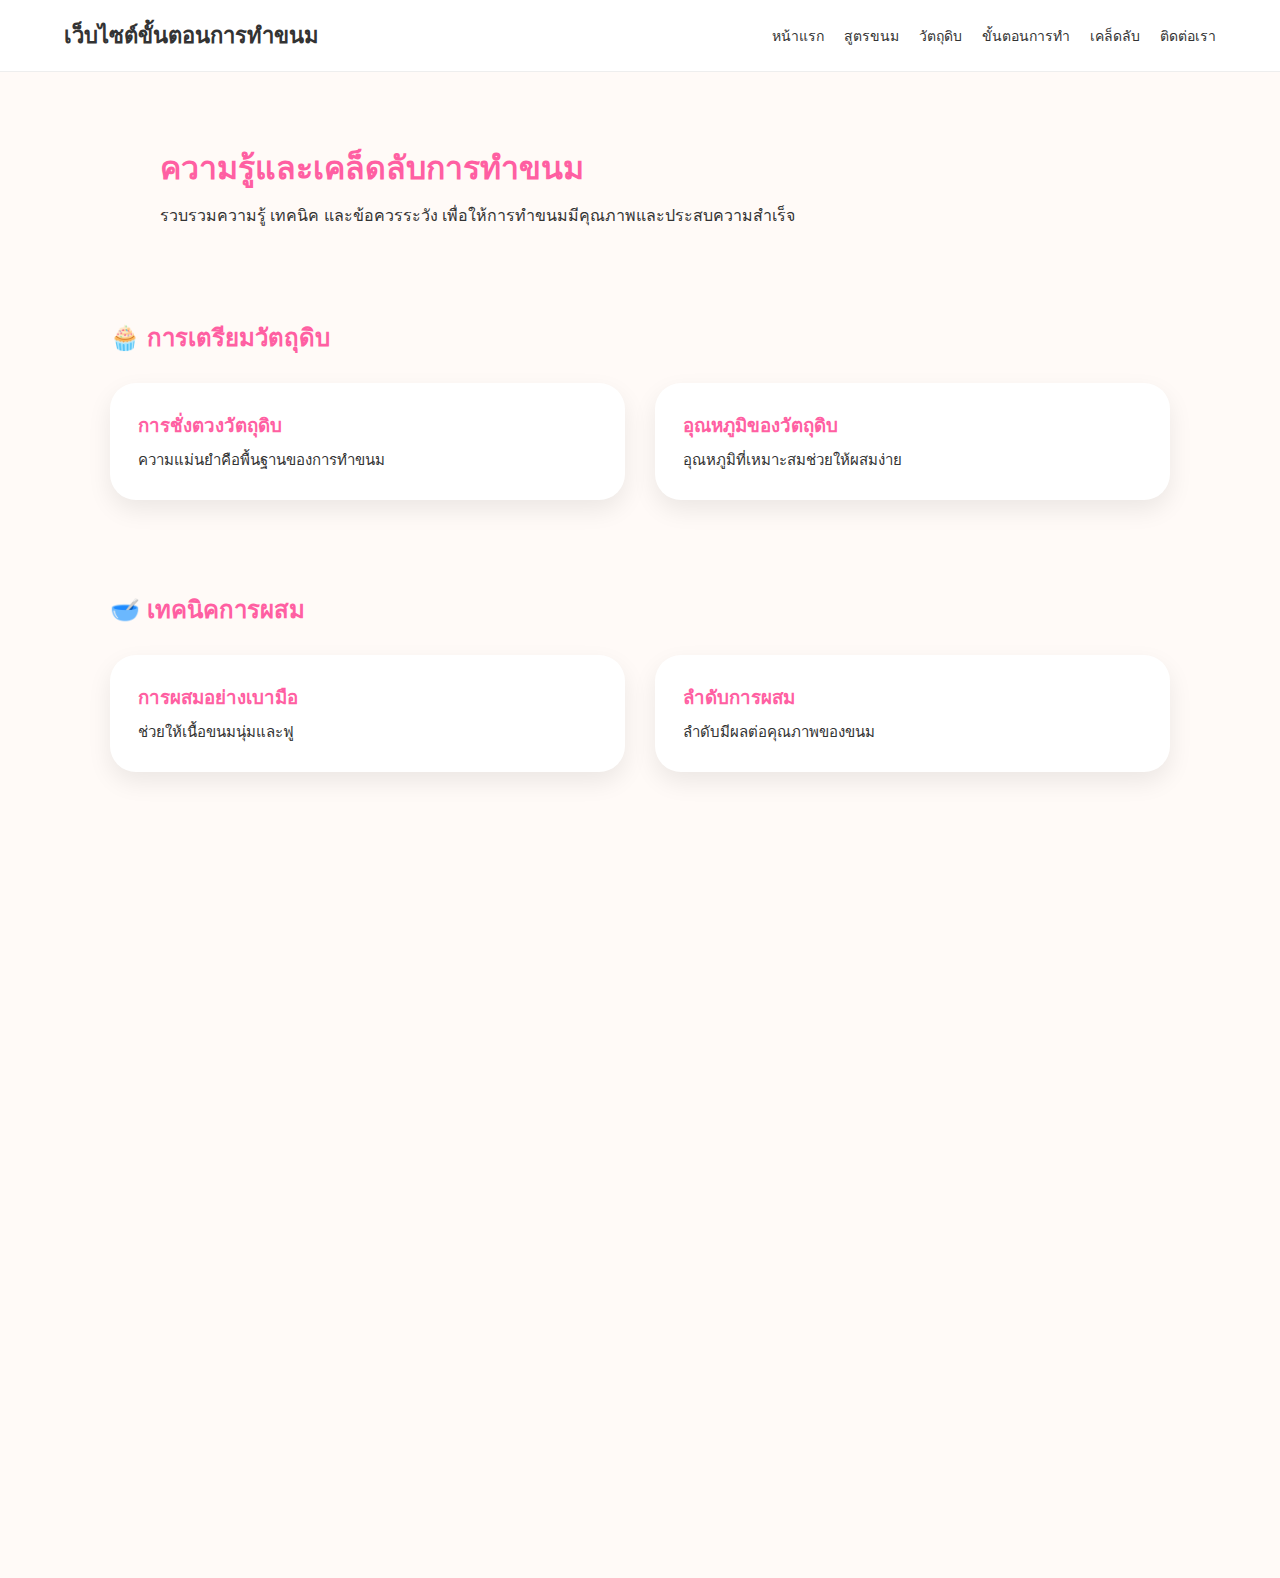
<file: tips.html>
<!DOCTYPE html>
<html lang="th">
<head>
<meta charset="UTF-8">
<meta name="viewport" content="width=device-width, initial-scale=1.0">
<title>ความรู้และเคล็ดลับการทำขนม</title>

<style>
*{box-sizing:border-box;margin:0;padding:0}

body{
  font-family:Tahoma,sans-serif;
  background:#fffaf7;
  color:#333;
}

/* HEADER */
.header{
  background:#fff;
  border-bottom:1px solid #eee;
}
.header-inner{
  max-width:1200px;
  margin:auto;
  padding:18px 24px;
  display:flex;
  justify-content:space-between;
  align-items:center;
}
.logo{font-size:22px;font-weight:bold}
.nav{display:flex;gap:20px}
.nav a{text-decoration:none;color:#333;font-size:14px}
.nav a:hover{color:#ff5fa2}

/* TITLE */
.page-title{
  max-width:1000px;
  margin:70px auto;
  padding:0 20px;
}
.page-title h1{color:#ff5fa2;margin-bottom:10px}

/* SECTION */
.section{
  max-width:1100px;
  margin:90px auto;
  padding:0 20px;
}
.section h2{
  color:#ff5fa2;
  margin-bottom:26px;
}

/* GRID */
.card-grid{
  display:grid;
  grid-template-columns:repeat(auto-fit,minmax(260px,1fr));
  gap:30px;
}

/* CARD */
.card{
  background:#fff;
  border-radius:26px;
  padding:28px;
  box-shadow:0 10px 25px rgba(0,0,0,.08);
  transition:.4s;
  cursor:pointer;
}
.card:hover{
  transform:translateY(-8px);
  box-shadow:0 22px 45px rgba(255,95,162,.25);
}
.card h3{color:#ff5fa2;margin-bottom:8px}
.card-short{font-size:15px;line-height:1.6}

/* DETAIL */
.card-detail{
  max-height:0;
  opacity:0;
  overflow:hidden;
  transition:.5s;
}
.card.active .card-detail{
  max-height:800px;
  opacity:1;
  margin-top:12px;
}
.card-detail p{
  font-size:14px;
  line-height:1.9;
  margin-top:10px;
}

/* SCROLL */
.reveal{
  opacity:0;
  transform:translateY(40px);
  transition:1s;
}
.reveal.show{
  opacity:1;
  transform:translateY(0);
}

/* FOOTER */
.footer{
  background:#ffd6d6;
  margin-top:120px;
}
.footer-inner{
  max-width:1200px;
  margin:auto;
  padding:40px 20px;
  text-align:center;
  font-size:14px;
}

/* MOBILE */
@media(max-width:768px){
  .nav{display:none}
}
</style>
</head>

<body>

<header class="header reveal">
  <div class="header-inner">
    <div class="logo">เว็บไซต์ขั้นตอนการทำขนม</div>
    <nav class="nav">
      <a href="index.html">หน้าแรก</a>
      <a href="recipes.html">สูตรขนม</a>
      <a href="ingredients.html">วัตถุดิบ</a>
      <a href="howto.html">ขั้นตอนการทำ</a>
      <a href="tips.html">เคล็ดลับ</a>
      <a href="contact.html">ติดต่อเรา</a>
    </nav>
  </div>
</header>

<section class="page-title reveal">
  <h1>ความรู้และเคล็ดลับการทำขนม</h1>
  <p>
    รวบรวมความรู้ เทคนิค และข้อควรระวัง  
    เพื่อให้การทำขนมมีคุณภาพและประสบความสำเร็จ
  </p>
</section>

<!-- JS จะสร้างเนื้อหาตรงนี้ -->
<div id="content"></div>

<footer class="footer reveal">
  <div class="footer-inner">
    เว็บไซต์ขั้นตอนการทำขนม | จัดทำเพื่อการศึกษา
  </div>
</footer>

<script src="js/tip.js"></script>
</body>
</html>
</file>
<file: style.css>
@charset "utf-8";
*{
  box-sizing:border-box;
  margin:0;
  padding:0;
}

/* ===== BODY / FOOTER ติดล่าง ===== */
body{
  font-family: Tahoma, sans-serif;
  background:#fffaf7;
  color:#333;

  min-height:100vh;
  display:flex;
  flex-direction:column;
}

/* ===== ANIMATION ===== */
@keyframes fadeUp{
  from{
    opacity:0;
    transform:translateY(30px);
  }
  to{
    opacity:1;
    transform:translateY(0);
  }
}

/* ===== HEADER ===== */
.header{
  background:#fff;
  border-bottom:1px solid #eee;
}

.header-inner{
  max-width:1200px;
  margin:auto;
  padding:18px 24px;
  display:flex;
  justify-content:space-between;
  align-items:center;
}

.logo{
  font-size:22px;
  font-weight:bold;
}

.nav{
  display:flex;
  gap:20px;
}

.nav a{
  text-decoration:none;
  color:#333;
  font-size:14px;
}

.nav a:hover{
  color:#ff5fa2;
}

/* ===== BANNER ===== */
.banner{
  width:100%;
  text-align:center;
  background:#fffaf7; /* กันขอบว่าง */
}

.banner img{
  width:100%;
  height:auto;        /* สำคัญ: ใช้สัดส่วนรูปจริง */
  max-width:100%;
  display:block;
}

/* มือถือ */
@media(max-width:768px){
  .banner img{
    height:260px;
  }
}

/* ===== HOME SECTION ===== */
.home-section{
  max-width:1000px;
  margin:60px auto;
  padding:0 20px;
  animation: fadeUp 0.8s ease;
}

.home-section h2{
  color:#ff5fa2;
  margin-bottom:12px;
}

.home-section p{
  line-height:1.8;
}

/* ===== HIGHLIGHT ===== */
.highlight{
  background:#fff5f9;
  padding:60px 0;
}

/* ===== RECOMMEND ===== */
.recommend-grid{
  max-width:1000px;
  margin:30px auto 0;
  padding:0 20px;
  display:grid;
  grid-template-columns: repeat(auto-fit,minmax(220px,1fr));
  gap:24px;
}

.recommend-card{
  background:#fff;
  border-radius:18px;
  padding:24px;
  box-shadow:0 8px 20px rgba(0,0,0,0.08);
  transition:all 0.3s ease;
}

.recommend-card:hover{
  transform:translateY(-8px);
  box-shadow:0 14px 30px rgba(0,0,0,0.12);
}

.recommend-card h3{
  margin-bottom:6px;
  color:#ff5fa2;
}

/* ===== FOOTER ===== */
.footer{
  background:#ffd6d6;
  margin-top:auto;
  animation: fadeUp 1s ease;
  position:relative;
}

.wave{
  position:absolute;
  top:-40px;
  left:0;
  width:100%;
  height:40px;
  background:
    radial-gradient(circle at 20px 0,#ffd6d6 20px,transparent 21px) repeat-x;
  background-size:40px 40px;
}

.footer-inner{
  max-width:1200px;
  margin:auto;
  padding:60px 20px;
  display:grid;
  grid-template-columns: repeat(auto-fit,minmax(200px,1fr));
  gap:30px;
}

/* ===== RESPONSIVE ===== */
@media(max-width:768px){
  .nav{
    display:none;
  }
}

/* ===== SOFT BACKGROUND ===== */
.soft-bg{
  background:#fff5f9;
  padding:60px 0;
}

/* ===== GALLERY ===== */
.gallery{
  margin-top:30px;
  display:grid;
  grid-template-columns: repeat(auto-fit,minmax(200px,1fr));
  gap:20px;
}

.gallery img{
  width:100%;
  height:180px;
  object-fit:cover;
  border-radius:18px;
  box-shadow:0 8px 20px rgba(0,0,0,0.12);
}

/* ===== FEATURE ===== */
.feature-grid{
  margin-top:30px;
  display:grid;
  grid-template-columns: repeat(auto-fit,minmax(220px,1fr));
  gap:24px;
}

.feature-card{
  background:#fff;
  padding:24px;
  border-radius:20px;
  box-shadow:0 8px 20px rgba(0,0,0,0.08);
}

/* ===== STEP ===== */
.step-list{
  margin-top:30px;
  display:grid;
  grid-template-columns: repeat(auto-fit,minmax(220px,1fr));
  gap:20px;
}

.step{
  background:#fff;
  padding:20px;
  border-radius:18px;
  border-left:5px solid #ff5fa2;
}

/* ===== IMAGE SECTION ===== */
.image-section{
  max-width:1200px;
  margin:80px auto;
  padding:0 20px;
}

.image-section img{
  width:100%;
  height:auto;
  border-radius:28px;
  box-shadow:0 12px 30px rgba(0,0,0,0.12);
}

/* ===== SCROLL ANIMATION ===== */
.reveal{
  opacity:0;
  transform:translateY(40px);
  transition:all 0.8s ease;
}

.reveal.show{
  opacity:1;
  transform:translateY(0);
}

/* ===== PAGE TITLE ===== */
.page-title{
  max-width:900px;
  margin:60px auto 0;
  padding:0 20px;
}

.page-title h1{
  font-size:34px;
  color:#ff5fa2;
  margin-bottom:10px;
}

/* ===== CATEGORY ===== */
.recipe-category{
  max-width:900px;
  margin:30px auto;
  padding:0 20px;
  display:flex;
  gap:14px;
  flex-wrap:wrap;
}

.recipe-category span{
  background:#fff5f9;
  padding:8px 16px;
  border-radius:20px;
  font-size:14px;
}

/* ===== RECIPE LIST ===== */
.recipe-list{
  max-width:1200px;
  margin:40px auto 100px;
  padding:0 20px;
  display:grid;
  grid-template-columns: repeat(auto-fit,minmax(250px,1fr));
  gap:30px;
}

.recipe-card{
  background:#fff;
  border-radius:22px;
  padding:20px;
  box-shadow:0 10px 25px rgba(0,0,0,0.08);
  transition:all 0.3s ease;
}

.recipe-card:hover{
  transform:translateY(-8px);
  box-shadow:0 18px 40px rgba(0,0,0,0.12);
}

.recipe-card img{
  width:100%;
  height:180px;
  object-fit:cover;
  border-radius:16px;
  margin-bottom:14px;
}

.recipe-card h3{
  color:#ff5fa2;
  margin-bottom:6px;
}

.recipe-card a{
  display:inline-block;
  margin-top:10px;
  text-decoration:none;
  color:#ff5fa2;
  font-size:14px;
}

/* ===== DETAIL PAGE ===== */
.detail-page{
  max-width:800px;
  margin:80px auto;
  padding:0 20px;
  text-align:center;
}

.detail-page img{
  width:100%;
  height:320px;
  object-fit:cover;
  border-radius:24px;
  box-shadow:0 12px 30px rgba(0,0,0,0.15);
  margin-bottom:24px;
}

.detail-page h1{
  color:#ff5fa2;
  margin-bottom:12px;
}

.detail-page p{
  line-height:1.8;
  margin-bottom:24px;
}

.back-link{
  text-decoration:none;
  color:#ff5fa2;
  font-size:14px;
}

/* ===== INGREDIENT PAGE ===== */
.ingredient-section{
  max-width:1200px;
  margin:60px auto;
  padding:0 20px;
}

.ingredient-section h2{
  color:#ff5fa2;
  margin-bottom:24px;
}

/* GRID */
.ingredient-grid{
  display:grid;
  grid-template-columns: repeat(auto-fit,minmax(220px,1fr));
  gap:30px;
}

/* CARD */
.ingredient-card{
  background:#fff;
  border-radius:22px;
  padding:20px;
  box-shadow:0 10px 25px rgba(0,0,0,0.08);
  transition:all 0.3s ease;
}

.ingredient-card:hover{
  transform:translateY(-8px);
  box-shadow:0 18px 40px rgba(0,0,0,0.12);
}

.ingredient-card img{
  width:100%;
  height:160px;
  object-fit:cover;
  border-radius:16px;
  margin-bottom:12px;
}

.ingredient-card h3{
  color:#ff5fa2;
  margin-bottom:6px;
}

/* ===== STEP PAGE ===== */
.step-section{
  max-width:1000px;
  margin:80px auto;
  padding:0 20px;
  display:flex;
  gap:30px;
  align-items:flex-start;
}

.step-number{
  min-width:60px;
  height:60px;
  background:#ff5fa2;
  color:#fff;
  font-size:28px;
  font-weight:bold;
  border-radius:50%;
  display:flex;
  align-items:center;
  justify-content:center;
}

.step-content{
  background:#fff;
  border-radius:24px;
  padding:30px;
  box-shadow:0 10px 25px rgba(0,0,0,0.08);
  width:100%;
}

/* เอฟเฟกต์การ์ดลอย + เรือง */
.step-content:hover{
  transform:translateY(-8px);
  box-shadow:0 18px 40px rgba(255,95,162,0.25);
}

/* รูปขยายเบา ๆ */
.step-content img{
  width:100%;
  height:260px;
  object-fit:cover;
  border-radius:18px;
  transition:transform 0.5s ease;
}

.step-content:hover img{
  transform:scale(1.03);
}

/* ===== INFO BOX ===== */
.hover-info{
  position:absolute;
  top:-10px;
  right:-10px;
  background:#ff5fa2;
  color:#fff;
  padding:12px 16px;
  border-radius:16px;
  font-size:13px;
  max-width:220px;

  opacity:0;
  transform:translateY(10px);
  transition:all 0.4s ease;
  pointer-events:none;
}

/* ลูกศรกล่อง */
.hover-info::after{
  content:"";
  position:absolute;
  bottom:-8px;
  right:20px;
  border-width:8px;
  border-style:solid;
  border-color:#ff5fa2 transparent transparent transparent;
}

/* โผล่เมื่อชี้ */
.step-content:hover .hover-info{
  opacity:1;
  transform:translateY(0);
}

/* ===== EXPANDABLE STEP ===== */
.step-box{
  background:#fff;
  border-radius:24px;
  padding:24px;
  box-shadow:0 10px 25px rgba(0,0,0,0.08);
  overflow:hidden;
  transition:all 0.4s ease;
}

/* เนื้อหาย่อ */
.step-summary{
  font-size:16px;
  line-height:1.6;
}

/* เนื้อหาเต็ม (ซ่อน) */
.step-detail{
  max-height:0;
  opacity:0;
  overflow:hidden;
  transition:all 0.5s ease;
}

/* รูปใน detail */
.step-detail img{
  width:100%;
  height:240px;
  object-fit:cover;
  border-radius:18px;
  margin-top:16px;
}

/* hover effect */
.step-box:hover{
  box-shadow:0 18px 40px rgba(255,95,162,0.25);
  transform:translateY(-6px);
}

.step-box:hover .step-detail{
  max-height:800px;
  opacity:1;
  margin-top:16px;
}

/* ===== COLOR ACCENT ===== */
:root{
  --pink:#ff5fa2;
  --orange:#ff9f68;
  --yellow:#ffd166;
  --purple:#b983ff;
  --mint:#4dd599;
}

/* TITLE ICON */
.page-title h1::before{
  content:"🧁 ";
}

/* SECTION HEADER */
.section h2::before{
  content:"✨ ";
}

/* DETAIL BULLET STYLE */
.card-detail p::before{
  content:"🍰 ";
}

/* CLICK HINT */
.card-short::after{
  content:" (คลิกเพื่ออ่านเพิ่มเติม)";
  font-size:12px;
  color:#999;
}
</file>
